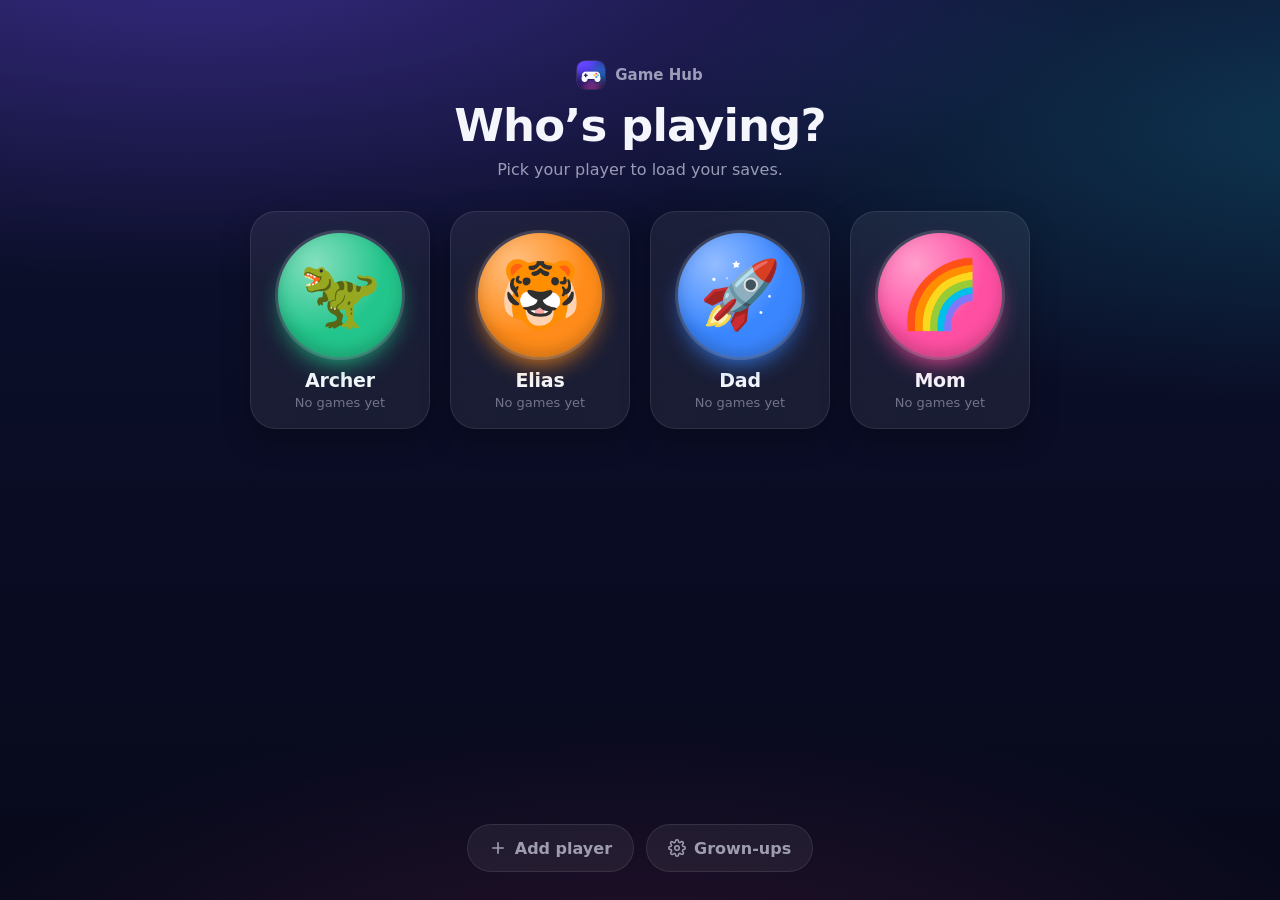
<file: index.html>
<!DOCTYPE html>
<html lang="en">
<head>
<meta charset="utf-8">
<meta name="viewport" content="width=device-width, initial-scale=1, maximum-scale=1, user-scalable=no, viewport-fit=cover">
<title>Game Hub</title>
<meta name="apple-mobile-web-app-capable" content="yes">
<meta name="mobile-web-app-capable" content="yes">
<meta name="apple-mobile-web-app-status-bar-style" content="black-translucent">
<meta name="apple-mobile-web-app-title" content="Game Hub">
<meta name="theme-color" content="#07091a">
<meta name="format-detection" content="telephone=no">
<link rel="manifest" href="manifest.webmanifest">
<link rel="apple-touch-icon" href="icons/apple-touch-icon.png">
<link rel="icon" type="image/png" href="icons/icon-192.png">
<script>
/* iOS home-screen (standalone) WebKit bug: the layout viewport (innerHeight, inset:0, 100%, 100dvh) comes up ~one
   status-bar height short of the physical screen, leaving an unpainted (white) strip at the bottom. 100vh is the
   full screen there, so standalone uses 100vh, and --gap = the dead strip (kept clear of tappable controls). */
(function(){var d=document.documentElement,sa=!!(navigator.standalone||(window.matchMedia&&(matchMedia('(display-mode: standalone)').matches||matchMedia('(display-mode: fullscreen)').matches)));
if(sa)d.classList.add('standalone');
function gap(){var g=0;if(sa){var a=screen.width,b=screen.height,full=innerWidth>innerHeight?Math.min(a,b):Math.max(a,b);g=Math.max(0,Math.min(120,full-innerHeight));}d.style.setProperty('--gap',g+'px');}
gap();addEventListener('resize',gap);addEventListener('orientationchange',function(){setTimeout(gap,150);setTimeout(gap,600);});})();
</script>
<link rel="stylesheet" href="hub.css">
</head>
<body>
<!-- 1. WHO'S PLAYING -->
<section id="s-who" class="screen on">
  <div class="wrap">
    <header class="whohead">
      <div class="brand"><i></i>Game Hub</div>
      <h1 class="lt">Who&rsquo;s playing?</h1>
      <p>Pick your player to load your saves.</p>
    </header>
    <div id="who" class="ptiles"></div>
    <div class="foot">
      <button id="addBtn" class="pill subtle"><span class="lbl"><svg width="18" height="18" viewBox="0 0 24 24" fill="none" stroke="currentColor" stroke-width="2.2" stroke-linecap="round"><path d="M12 5v14M5 12h14"/></svg>Add player</span></button>
      <button id="editBtn" class="pill subtle hold" data-hold="edit"><span class="ring"></span><span class="lbl"><svg width="18" height="18" viewBox="0 0 24 24" fill="none" stroke="currentColor" stroke-width="2" stroke-linecap="round" stroke-linejoin="round"><circle cx="12" cy="12" r="3"/><path d="M19.4 15a1.7 1.7 0 0 0 .3 1.8l.1.1a2 2 0 1 1-2.8 2.8l-.1-.1a1.7 1.7 0 0 0-1.8-.3 1.7 1.7 0 0 0-1 1.5V21a2 2 0 1 1-4 0v-.1a1.7 1.7 0 0 0-1.1-1.5 1.7 1.7 0 0 0-1.8.3l-.1.1a2 2 0 1 1-2.8-2.8l.1-.1a1.7 1.7 0 0 0 .3-1.8 1.7 1.7 0 0 0-1.5-1H3a2 2 0 1 1 0-4h.1a1.7 1.7 0 0 0 1.5-1.1 1.7 1.7 0 0 0-.3-1.8l-.1-.1a2 2 0 1 1 2.8-2.8l.1.1a1.7 1.7 0 0 0 1.8.3H9a1.7 1.7 0 0 0 1-1.5V3a2 2 0 1 1 4 0v.1a1.7 1.7 0 0 0 1 1.5 1.7 1.7 0 0 0 1.8-.3l.1-.1a2 2 0 1 1 2.8 2.8l-.1.1a1.7 1.7 0 0 0-.3 1.8V9a1.7 1.7 0 0 0 1.5 1H21a2 2 0 1 1 0 4h-.1a1.7 1.7 0 0 0-1.5 1z"/></svg>Grown-ups</span></button>
      <button id="doneBtn" class="pill go hidden">Done</button>
    </div>
  </div>
  <p id="holdHint" class="hint hidden">Keep holding&hellip;</p>
</section>

<!-- 2. GAME PICKER -->
<section id="s-games" class="screen">
  <div class="wrap">
    <header class="top">
      <button id="meBtn" class="me press" aria-label="Switch player"><span class="av"></span><span class="nm"></span>
        <span class="sw"><svg width="15" height="15" viewBox="0 0 24 24" fill="none" stroke="currentColor" stroke-width="2.3" stroke-linecap="round" stroke-linejoin="round"><path d="M7 3L3 7l4 4"/><path d="M3 7h14"/><path d="M17 13l4 4-4 4"/><path d="M21 17H7"/></svg>Switch</span></button>
    </header>
    <div class="lthead"><div id="greet" class="eyebrow"></div><h1 class="lt">Games</h1></div>
    <div id="hero"></div>
    <h2 class="sec">All games <small id="gcount"></small></h2>
    <div id="games" class="grid"></div>
  </div>
</section>

<!-- 3. PLAY -->
<section id="s-play" class="screen play">
  <iframe id="frame" title="Game" allow="autoplay; fullscreen"></iframe>
  <button id="homeBtn" class="home" aria-label="Back to games"><svg width="26" height="26" viewBox="0 0 24 24" fill="none" stroke="currentColor" stroke-width="2.1" stroke-linecap="round" stroke-linejoin="round"><path d="M3 10.5L12 3l9 7.5"/><path d="M5 9.5V20a1 1 0 0 0 1 1h4v-6h4v6h4a1 1 0 0 0 1-1V9.5"/></svg></button>
</section>

<!-- profile editor -->
<div id="modal" class="modal hidden">
  <div class="card">
    <h2 id="mTitle">New player</h2>
    <div class="prev"><span id="mPrev" class="bigav">🐯</span></div>
    <label class="fld">Name<input id="mName" maxlength="14" autocomplete="off" autocapitalize="words" placeholder="Name"></label>
    <label class="fld">Age (helps pick game difficulty)<input id="mAge" type="number" inputmode="numeric" min="2" max="99" placeholder="optional"></label>
    <div class="lbl2">Picture</div>
    <div id="mAvs" class="avs"></div>
    <div class="lbl2">Color</div>
    <div id="mCols" class="cols"></div>
    <div class="row">
      <button id="mDel" class="pill danger hold" data-hold="del"><span class="ring"></span><span class="lbl">🗑️ Hold to delete</span></button>
      <span class="sp"></span>
      <button id="mCancel" class="pill ghost">Cancel</button>
      <button id="mSave" class="pill go">Save</button>
    </div>
  </div>
</div>
<div id="toast" class="toast hidden"></div>
<script src="games.js"></script>
<script src="hub.js"></script>
</body>
</html>
</file>
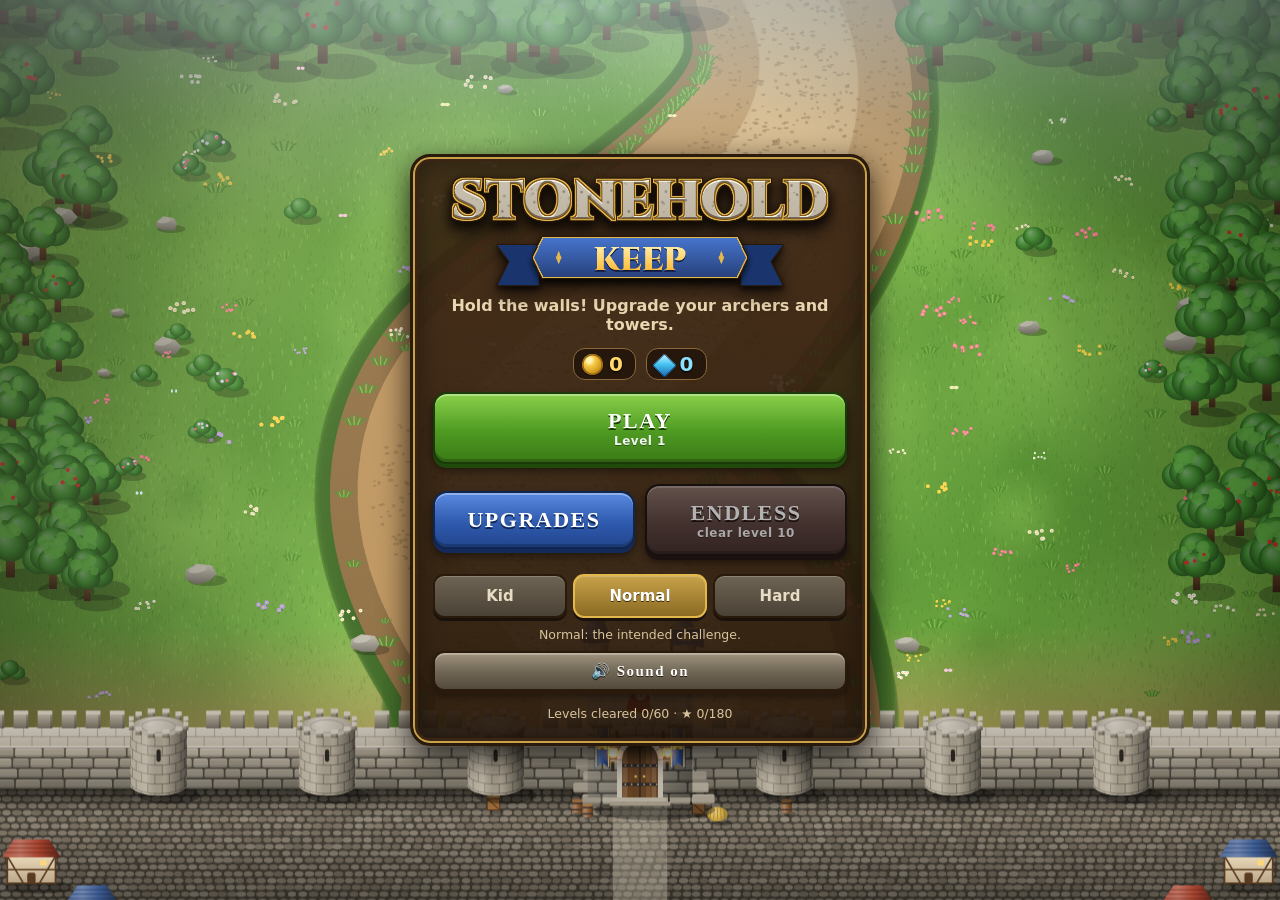
<file: games/castle/index.html>
<!DOCTYPE html>
<html lang="en">
<head>
<script src="../../hub-sdk.js"></script>
<meta charset="utf-8">
<meta name="viewport" content="width=device-width,initial-scale=1,maximum-scale=1,user-scalable=no,viewport-fit=cover">
<title>Stonehold Keep</title>
<meta name="apple-mobile-web-app-capable" content="yes">
<meta name="mobile-web-app-capable" content="yes">
<meta name="apple-mobile-web-app-status-bar-style" content="black-translucent">
<meta name="apple-mobile-web-app-title" content="Stonehold Keep">
<meta name="theme-color" content="#2a1d12">
<meta name="format-detection" content="telephone=no">
<link rel="manifest" href="manifest.webmanifest">
<link rel="apple-touch-icon" href="icons/icon-180.png">
<link rel="icon" href="icons/icon-192.png">
<link rel="stylesheet" href="style.css">
</head>
<body>
<canvas id="c"></canvas>
<div id="hud" class="hidden">
  <button id="btnPause" class="hbtn">II</button>
  <div class="hcol"><div id="hWall"></div><div id="hWave"></div></div>
  <div class="hcol right"><div id="hRes"></div></div>
</div>
<div id="bar" class="hidden"></div>
<div id="ui"></div>
<script src="game.js"></script>
</body>
</html>
</file>
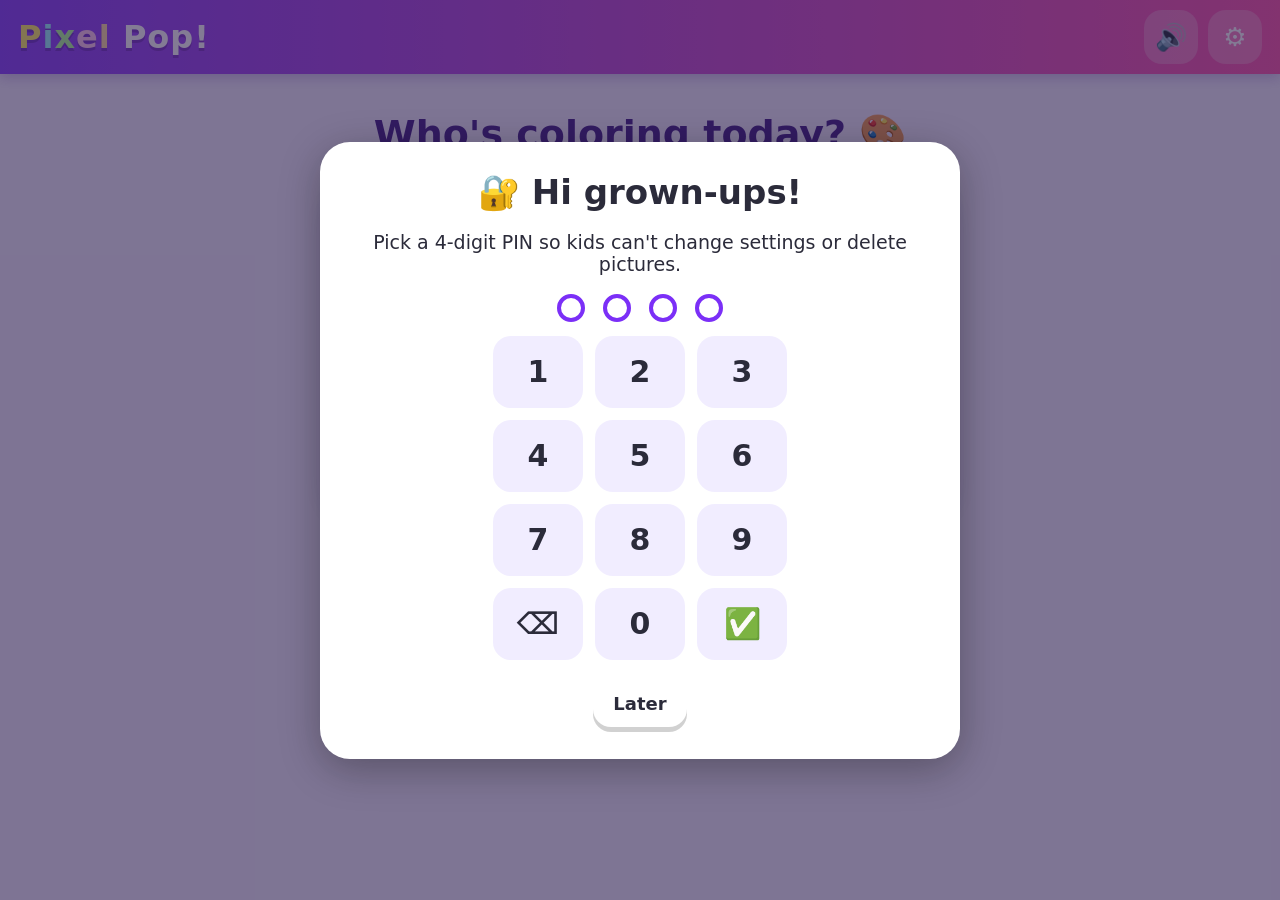
<file: games/color/index.html>
<!DOCTYPE html>
<html lang="en">
<head>
<script src="../../hub-sdk.js"></script>
<meta charset="utf-8">
<meta name="viewport" content="width=device-width, initial-scale=1, maximum-scale=1, user-scalable=no, viewport-fit=cover">
<title>Pixel Pop! Color by Number</title>
<meta name="apple-mobile-web-app-capable" content="yes">
<meta name="mobile-web-app-capable" content="yes">
<meta name="apple-mobile-web-app-status-bar-style" content="black-translucent">
<meta name="apple-mobile-web-app-title" content="Pixel Pop">
<meta name="theme-color" content="#7b2ff7">
<meta name="format-detection" content="telephone=no">
<link rel="manifest" href="manifest.webmanifest">
<link rel="apple-touch-icon" href="icons/apple-touch-icon.png">
<link rel="icon" type="image/png" href="icons/icon-192.png">
<link rel="stylesheet" href="css/app.css">
</head>
<body>
<div id="app">
  <!-- PROFILE PICKER (v2 home) -->
  <section id="s-who" class="screen who-screen">
    <header class="topbar">
      <div class="logo"><span class="lp">P</span><span class="li">i</span><span class="lx">x</span><span class="le">e</span><span class="ll">l</span> <span class="pop">Pop!</span></div>
      <div class="spacer"></div>
      <button class="iconbtn" data-act="sound" aria-label="Sound"><span class="snd-on">🔊</span><span class="snd-off">🔇</span></button>
      <button class="iconbtn" data-act="parent" aria-label="Grown-ups">⚙️</button>
    </header>
    <div class="scroll">
      <h2 class="who-title">Who's coloring today? 🎨</h2>
      <div id="who-list" class="who-list"></div>
      <p class="who-foot"><button class="bigbtn small ghost" data-act="parent">👨‍👩‍👦 Grown-ups: add or edit players</button></p>
    </div>
  </section>
  <!-- LIBRARY -->
  <section id="s-home" class="screen active">
    <header class="topbar">
      <div class="logo"><span class="lp">P</span><span class="li">i</span><span class="lx">x</span><span class="le">e</span><span class="ll">l</span> <span class="pop">Pop!</span></div>
      <div class="spacer"></div>
      <button class="iconbtn" data-act="sound" aria-label="Sound"><span class="snd-on">🔊</span><span class="snd-off">🔇</span></button>
      <button class="iconbtn" data-act="parent" aria-label="Grown-ups">⚙️</button>
    </header>
    <div class="scroll">
      <div id="lvl-home" class="lvlhost"></div>
      <div id="daily" class="daily"></div>
      <div id="packs" class="packs"></div>
      <div id="chips" class="chips"></div>
      <div id="lib" class="grid"></div>
    </div>
  </section>
  <!-- MY WORK -->
  <section id="s-work" class="screen">
    <header class="topbar"><h1>🖼️ My Work</h1><div class="spacer"></div><button class="iconbtn" data-act="parent">⚙️</button></header>
    <div class="seg" id="workseg"><button data-w="prog" class="on">🖌️ Coloring</button><button data-w="done">✅ Finished</button><button data-w="draw">🖍️ Drawings</button></div>
    <div class="scroll"><div id="lvl-work" class="lvlhost"></div><div id="work" class="grid"></div></div>
  </section>
  <!-- PHOTO -->
  <section id="s-photo" class="screen">
    <header class="topbar"><h1>📸 Photo Puzzle</h1></header>
    <div class="scroll photo-wrap">
      <div id="ph-start" class="ph-start">
        <p class="big-hint">Turn any picture into your own color-by-number!</p>
        <label class="bigbtn grape"><input id="ph-file" type="file" accept="image/*" hidden>📷 Pick a Photo</label>
      </div>
      <div id="ph-edit" class="ph-edit hidden">
        <div class="ph-col">
          <div class="ph-label">1. Move &amp; zoom to pick the part you want</div>
          <canvas id="ph-crop" class="ph-crop"></canvas>
          <input id="ph-zoom" type="range" min="1" max="4" step="0.01" value="1" aria-label="Zoom">
          <label class="bigbtn small ghost"><input id="ph-file2" type="file" accept="image/*" hidden>🔄 Different photo</label>
        </div>
        <div class="ph-col">
          <div class="ph-label">2. How hard?</div>
          <div class="seg" id="ph-size"><button data-n="20">😊 Easy</button><button data-n="32" class="on">🙂 Medium</button><button data-n="48">😎 Hard</button></div>
          <div class="ph-label">3. How many colors? <b id="ph-kv">10</b></div>
          <input id="ph-k" type="range" min="6" max="16" step="1" value="10" aria-label="Colors">
          <label class="check"><input id="ph-vivid" type="checkbox" checked> ✨ Extra-bright colors</label>
          <div class="ph-label">Preview</div>
          <canvas id="ph-prev" class="ph-prev"></canvas>
          <div id="ph-pal" class="ph-pal"></div>
          <input id="ph-name" class="textin" maxlength="24" placeholder="Name your picture">
          <button id="ph-make" class="bigbtn mint">🎨 Make My Puzzle!</button>
        </div>
      </div>
    </div>
  </section>
  <!-- FREE DRAW -->
  <section id="s-draw" class="screen">
    <header class="topbar"><h1>🖍️ Free Draw</h1><div class="spacer"></div>
      <button class="iconbtn" data-act="draw-new" aria-label="New">🆕</button>
      <button class="iconbtn" data-act="draw-save" aria-label="Save">💾</button></header>
    <div class="draw-wrap">
      <div class="draw-board"><canvas id="dr-canvas"></canvas></div>
      <div class="draw-side">
        <div id="dr-tools" class="toolrow">
          <button data-dt="pen" class="tool on">✏️<small>Draw</small></button>
          <button data-dt="fill" class="tool">🪣<small>Fill</small></button>
          <button data-dt="erase" class="tool">🧽<small>Erase</small></button>
          <button data-dt="undo" class="tool">↩️<small>Undo</small></button>
        </div>
        <div id="dr-pal" class="dr-pal"></div>
        <button id="dr-puzzle" class="bigbtn small grape">🔢 Make it a puzzle</button>
        <button id="dr-share" class="bigbtn small ghost">📤 Save to Photos</button>
      </div>
    </div>
  </section>
  <!-- STICKERS -->
  <section id="s-stickers" class="screen">
    <header class="topbar"><h1>🏅 Sticker Book</h1></header>
    <div class="scroll"><p id="st-count" class="big-hint"></p><div id="stickers" class="stickers"></div></div>
  </section>
  <!-- PARENT -->
  <section id="s-parent" class="screen">
    <header class="topbar"><button class="iconbtn" data-act="pback" aria-label="Back">⬅️</button><h1>Grown-up Settings</h1></header>
    <div class="scroll parent">
      <div class="card">
        <label class="row"><span>🔊 Sounds</span><input type="checkbox" id="set-sound"></label>
        <label class="row"><span>🙂 Gentle mistakes (wrong colors show lightly and can be fixed)</span><input type="checkbox" id="set-gentle"></label>
        <label class="row"><span>🪄 Helper tools (Bucket &amp; Magic Fill)</span><input type="checkbox" id="set-helpers"></label>
        <label class="row"><span>🔢 Show numbers on every square, even zoomed out</span><input type="checkbox" id="set-nums"></label>
      </div>
      <div class="card"><h3>👧👦 Players</h3><div id="prof-list"></div><button class="bigbtn small mint" id="prof-add">➕ Add a player</button></div>
      <div class="card"><h3>🔒 Parent lock</h3>
        <div class="row"><span id="pin-status"></span><button class="bigbtn small grape" id="pin-set">Set PIN</button></div>
        <label class="row"><span>🔐 Lock settings: the PIN is needed for settings, players, deletes and resets</span><input type="checkbox" id="set-lock"></label>
        <div class="row"><span>Forgot the PIN? Answer a grown-up question to reset just the PIN (nothing else is erased).</span><button class="bigbtn small ghost" id="pin-reset">Reset PIN</button></div>
        <p class="note">This is a kid lock, not real security. The PIN is saved only on this device, as a scrambled (hashed) code. Until a PIN is set, a grown-up math question guards settings.</p>
      </div>
      <div class="card"><h3>📸 <span class="pname"></span>'s pictures</h3><div id="pm-list"></div></div>
      <div class="card"><h3>🖍️ <span class="pname"></span>'s drawings</h3><div id="pd-list"></div></div>
      <div class="card danger">
        <button class="bigbtn small ghost" id="reset-prog">Reset <span class="pname"></span>'s coloring progress &amp; level</button>
        <button class="bigbtn small ghost" id="reset-stick">Reset <span class="pname"></span>'s sticker book</button>
      </div>
      <div class="card about"><b id="app-version">Pixel Pop! v2</b><br>No ads, no accounts, no tracking and nothing to buy. Everything stays on this iPad and works offline. <span id="storage-info"></span></div>
    </div>
  </section>
  <!-- PLAY -->
  <section id="s-play" class="screen play">
    <header class="playbar">
      <button class="iconbtn" data-act="back" aria-label="Back">⬅️</button>
      <div class="ptitle"><div id="p-name"></div><div class="pbar"><div id="p-fill"></div><span id="p-pct">0%</span></div></div>
      <button class="iconbtn" data-act="sound" aria-label="Sound"><span class="snd-on">🔊</span><span class="snd-off">🔇</span></button>
    </header>
    <div class="playmain">
      <div class="board" id="board"><canvas id="cv"></canvas></div>
      <div class="palette" id="palette"></div>
    </div>
    <div class="toolbar" id="tools">
      <button data-t="brush" class="tool on">🖌️<small>Paint</small></button>
      <button data-t="bucket" class="tool helper">🪣<small>Bucket</small></button>
      <button data-t="wand" class="tool helper">🪄<small>Magic</small></button>
      <button data-t="hint" class="tool">💡<small>Hint</small></button>
      <button data-t="undo" class="tool">↩️<small>Undo</small></button>
      <button data-t="move" class="tool">✋<small>Move</small></button>
      <button data-t="fit" class="tool">🔍<small>Fit</small></button>
    </div>
  </section>
  <nav class="bottomnav" id="nav">
    <button data-nav="home" class="on"><span>🎨</span>Pictures</button>
    <button data-nav="work"><span>🖼️</span>My Work</button>
    <button data-nav="photo"><span>📸</span>Photo</button>
    <button data-nav="draw"><span>🖍️</span>Draw</button>
    <button data-nav="stickers"><span>🏅</span>Stickers</button>
  </nav>
</div>
<!-- Modals -->
<div id="modal" class="modal hidden"><div class="mbox" id="mbox"></div></div>
<div id="toast" class="toast"></div>
<canvas id="confetti"></canvas>
<script src="js/pixart.js"></script>
<script src="js/pics-kstars.js"></script>
<script src="js/pics-people.js"></script>
<script src="js/pics-kpop.js"></script>
<script src="js/pics-blocky.js"></script>
<script src="js/pics-animals.js"></script>
<script src="js/pics-more.js"></script>
<script src="js/pics-cars.js"></script>
<script src="js/pics-monsters.js"></script>
<script src="js/pics-sports.js"></script>
<script src="js/pics-animals2.js"></script>
<script src="js/pics-dinos.js"></script>
<script src="js/app.js"></script>
</body>
</html>
</file>
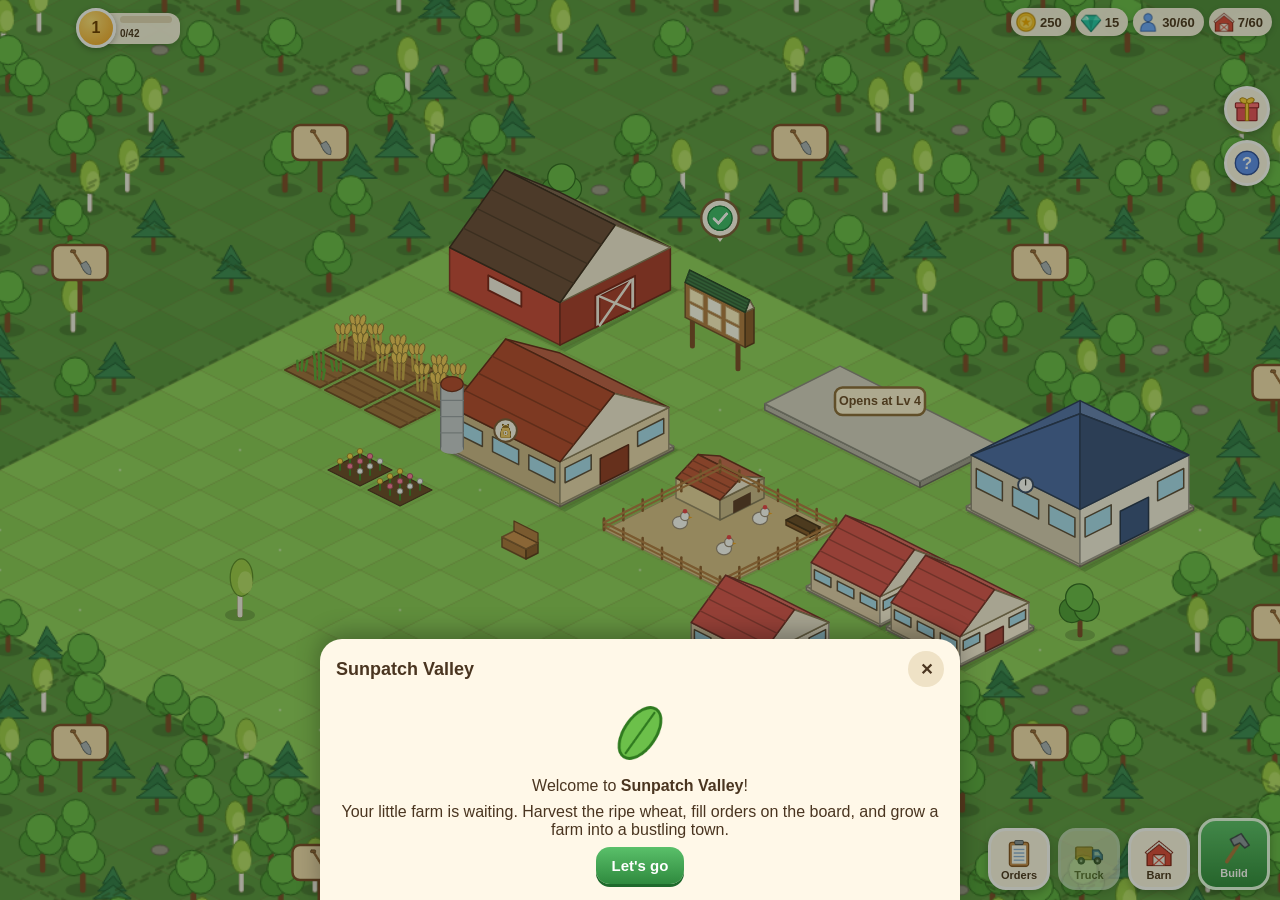
<file: games/farm/index.html>
<!DOCTYPE html>
<html lang="en">
<head>
<script src="../../hub-sdk.js"></script>
<meta charset="utf-8">
<meta name="viewport" content="width=device-width, initial-scale=1, maximum-scale=1, user-scalable=no, viewport-fit=cover">
<meta name="apple-mobile-web-app-capable" content="yes">
<meta name="mobile-web-app-capable" content="yes">
<meta name="apple-mobile-web-app-status-bar-style" content="black-translucent">
<meta name="theme-color" content="#4e8a3c">
<title>Sunpatch Valley</title>
<link rel="icon" href="icon.png">
<link rel="apple-touch-icon" href="icon.png">
<link rel="stylesheet" href="style.css">
</head>
<body>
<canvas id="map"></canvas>
<div id="hud">
  <div id="hudL">
    <div class="lvl"><span id="lvl">1</span></div>
    <div class="xp"><div id="xpbar"><i></i></div><span id="xptxt">0/0</span></div>
  </div>
  <div id="hudR">
    <div class="chip" data-icon="coin"><span id="coins">0</span></div>
    <div class="chip" data-icon="gem"><span id="gems">0</span></div>
    <div class="chip" data-icon="person" data-go="shop"><span id="pop">0</span></div>
    <div class="chip" data-icon="barnico" data-go="barn"><span id="barnc">0</span></div>
  </div>
</div>
<div id="side">
  <button id="bDaily" class="rb" data-icon="gift" data-go="daily" aria-label="Daily gift"></button>
  <button id="bHelp" class="rb" data-icon="help" data-go="help" aria-label="How to play"></button>
</div>
<div id="dock">
  <button id="bOrders" class="db" data-icon="clip" data-go="board"><span>Orders</span></button>
  <button id="bTruck" class="db" data-icon="truck" data-go="depot"><span>Truck</span></button>
  <button id="bBarn" class="db" data-icon="barnico" data-go="barn"><span>Barn</span></button>
  <button id="bBuild" class="db big" data-icon="hammer" data-go="shop"><span>Build</span></button>
</div>
<div id="tray" class="hidden"></div>
<div id="placebar" class="hidden"><span class="pname">Field</span><button id="pNo" class="btn ghost">Cancel</button><button id="pOk" class="btn">Place</button><div class="tiny">Drag the building to move it</div></div>
<div id="toast"></div>
<div id="shade"></div>
<div id="sheet" role="dialog"><div class="sh"><b id="sheetTitle"></b><button id="sheetX" aria-label="Close">✕</button></div><div id="sheetBody"></div></div>
<script src="data.js"></script>
<script src="art.js"></script>
<script src="game.js"></script>
</body>
</html>
</file>
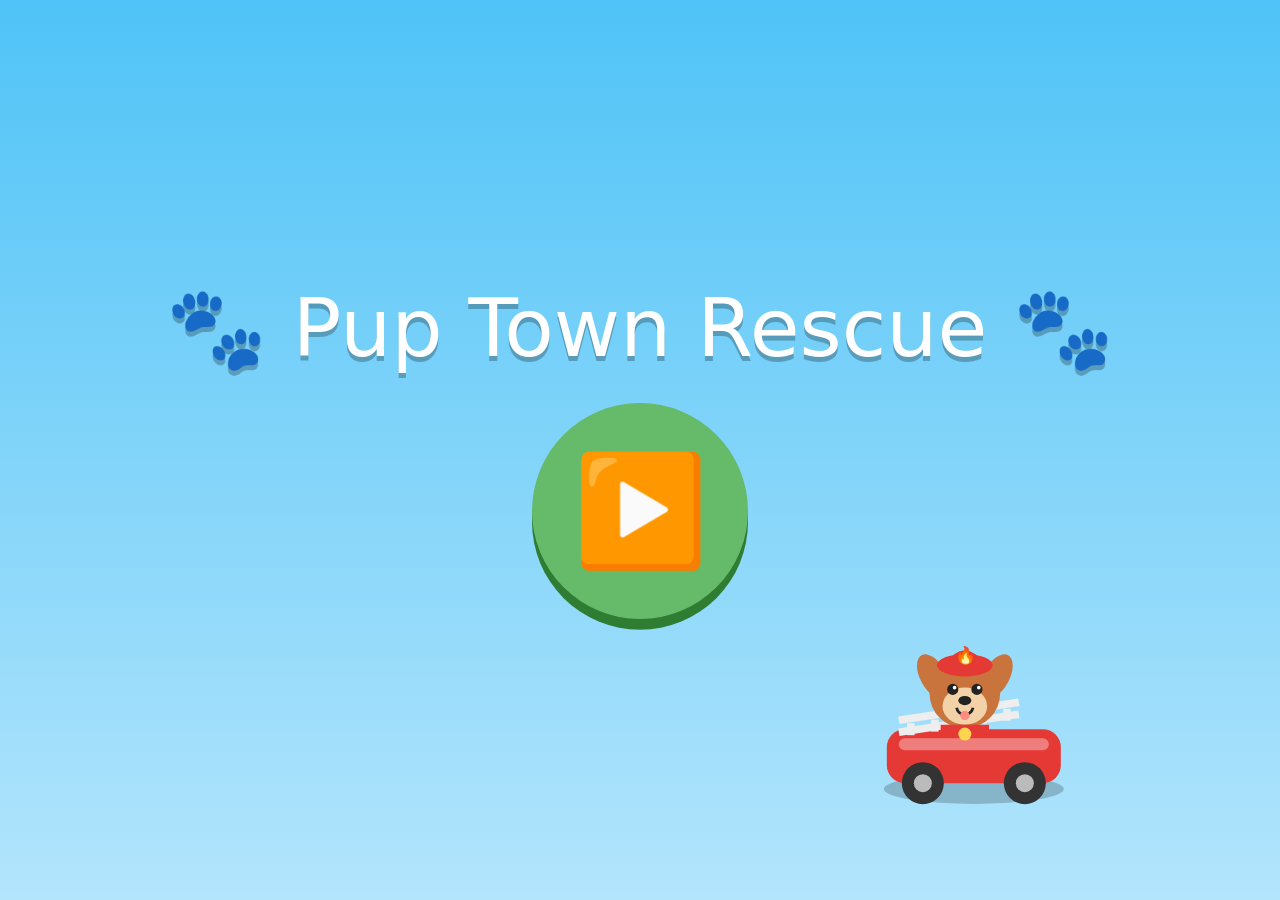
<file: games/pups/index.html>
<!DOCTYPE html>
<html lang="en">
<head>
<script src="../../hub-sdk.js"></script>
<meta charset="utf-8">
<meta name="viewport" content="width=device-width,initial-scale=1,maximum-scale=1,user-scalable=no,viewport-fit=cover">
<meta name="apple-mobile-web-app-capable" content="yes">
<meta name="mobile-web-app-capable" content="yes">
<meta name="apple-mobile-web-app-status-bar-style" content="black-translucent">
<meta name="apple-mobile-web-app-title" content="Pup Town">
<meta name="theme-color" content="#4fc3f7">
<link rel="manifest" href="manifest.json">
<link rel="apple-touch-icon" href="icon-180.png">
<link rel="icon" href="icon-192.png">
<title>Pup Town Rescue</title>
<style>
*{box-sizing:border-box;-webkit-user-select:none;user-select:none;-webkit-touch-callout:none;-webkit-tap-highlight-color:transparent}
html,body{margin:0;height:100%;overflow:hidden;background:#4fc3f7;font-family:"Arial Rounded MT Bold","Chalkboard SE",system-ui,sans-serif;touch-action:none;overscroll-behavior:none}
canvas{position:fixed;inset:0;width:100vw;height:100vh;display:block}
.screen{position:fixed;inset:0;display:none;flex-direction:column;align-items:center;justify-content:center;gap:3vmin;padding:env(safe-area-inset-top) env(safe-area-inset-right) env(safe-area-inset-bottom) env(safe-area-inset-left)}
.screen.on{display:flex}
.big{font-size:9vmin;color:#fff;text-shadow:0 .6vmin 0 rgba(0,0,0,.25);margin:0;text-align:center}
.btn{border:none;border-radius:50%;width:24vmin;height:24vmin;font-size:12vmin;background:#ffca28;box-shadow:0 1.2vmin 0 #f57f17;cursor:pointer;display:flex;align-items:center;justify-content:center;transition:transform .1s}
.btn:active{transform:translateY(.8vmin);box-shadow:0 .4vmin 0 #f57f17}
.btn.green{background:#66bb6a;box-shadow:0 1.2vmin 0 #2e7d32}
.hud{position:fixed;display:none;gap:2vmin;z-index:5}
.hud.on{display:flex}
.hb{width:13vmin;height:13vmin;min-width:80px;min-height:80px;border:none;border-radius:50%;font-size:7vmin;background:rgba(255,255,255,.85);box-shadow:0 .8vmin 0 rgba(0,0,0,.2);display:flex;align-items:center;justify-content:center;position:relative}
.hb:active{transform:translateY(.5vmin)}
#hudR{top:calc(2vmin + env(safe-area-inset-top));right:calc(2vmin + env(safe-area-inset-right))}
#hudL{top:calc(2vmin + env(safe-area-inset-top));left:calc(2vmin + env(safe-area-inset-left))}
.pill{background:rgba(255,255,255,.85);border-radius:8vmin;padding:1vmin 3vmin;font-size:6vmin;display:flex;align-items:center;gap:1vmin;box-shadow:0 .8vmin 0 rgba(0,0,0,.2);height:13vmin;min-height:80px}
#pups{display:flex;gap:4vmin;flex-wrap:wrap;justify-content:center}
.pupcard{border:none;border-radius:5vmin;background:#fff;padding:2vmin;box-shadow:0 1.2vmin 0 rgba(0,0,0,.2);width:28vmin;height:34vmin;display:flex;flex-direction:column;align-items:center;justify-content:center}
.pupcard canvas{position:static;width:24vmin;height:24vmin}
.pupcard .nm{font-size:5vmin;font-weight:bold}
.pupcard:active{transform:scale(.95)}
#reward{background:rgba(0,0,0,.45)}
.card{background:#fff;border-radius:6vmin;padding:4vmin 6vmin;display:flex;flex-direction:column;align-items:center;gap:2vmin;box-shadow:0 2vmin 0 rgba(0,0,0,.2);max-width:92vw}
.stars{font-size:14vmin;letter-spacing:2vmin}
.stars span{display:inline-block;transform:scale(0);animation:pop .5s forwards}
.stars span:nth-child(2){animation-delay:.35s}.stars span:nth-child(3){animation-delay:.7s}
@keyframes pop{0%{transform:scale(0) rotate(-90deg)}70%{transform:scale(1.3)}100%{transform:scale(1)}}
.badgeBig{font-size:20vmin;animation:pop .6s 1s both}
.msg{font-size:7vmin;color:#e65100;font-weight:bold;text-align:center}
#badges .grid{display:flex;gap:4vmin;flex-wrap:wrap;justify-content:center}
.bd{width:24vmin;height:24vmin;border-radius:50%;background:#fff8e1;display:flex;align-items:center;justify-content:center;font-size:13vmin;border:1.2vmin solid #ffca28;position:relative}
.bd.off{filter:grayscale(1);opacity:.35;border-color:#bbb}
.bd small{position:absolute;bottom:-1vmin;right:-1vmin;background:#e53935;color:#fff;font-size:4.5vmin;border-radius:5vmin;padding:.5vmin 2vmin}
#settings .card{font-size:4vmin;gap:3vmin}
#settings input{font-size:5vmin;padding:1.5vmin 3vmin;border-radius:3vmin;border:.6vmin solid #90caf9;width:50vmin;-webkit-user-select:text;user-select:text}
.row{display:flex;gap:3vmin;align-items:center}
.sbtn{font-size:4.5vmin;padding:2vmin 4vmin;border:none;border-radius:4vmin;background:#90caf9;font-weight:bold}
.sbtn.red{background:#ef9a9a}
#gateRing{position:absolute;inset:-6px;border-radius:50%;border:6px solid transparent;pointer-events:none}
</style>
</head>
<body>
<canvas id="c"></canvas>

<div id="title" class="screen on">
  <p class="big">🐾 Pup Town Rescue 🐾</p>
  <button class="btn green" id="playBtn" aria-label="Play">▶️</button>
</div>

<div id="select" class="screen" style="background:#81d4fa">
  <p class="big">🐶 ❓</p>
  <div id="pups"></div>
</div>

<div id="reward" class="screen">
  <div class="card">
    <div class="stars"><span>⭐</span><span>⭐</span><span>⭐</span></div>
    <div class="badgeBig" id="rwBadge">🏅</div>
    <div class="msg" id="rwMsg">Great job!</div>
    <button class="btn green" id="rwBtn" aria-label="Back to town">🏠</button>
  </div>
</div>

<div id="badges" class="screen" style="background:rgba(0,0,0,.45)">
  <div class="card">
    <div class="grid" id="bgrid"></div>
    <div class="pill" style="box-shadow:none">🦴 <span id="treatCount">0</span></div>
    <button class="btn green" id="bdClose" aria-label="Close">✅</button>
  </div>
</div>

<div id="settings" class="screen" style="background:rgba(0,0,0,.55)">
  <div class="card">
    <b>Grown-up settings</b>
    <div class="row">Player name: <input id="nameIn" maxlength="16" autocomplete="off"></div>
    <div class="row"><button class="sbtn" id="voiceBtn">🗣️ Voice: on</button><button class="sbtn" id="pupBtn">🐶 Change pup</button></div>
    <div class="row"><button class="sbtn red" id="resetBtn">↺ Reset progress</button></div>
    <button class="sbtn" id="setClose" style="background:#a5d6a7">✅ Done</button>
  </div>
</div>

<div class="hud" id="hudL">
  <button class="hb" id="homeBtn" aria-label="Back to town">🏠</button>
  <div class="pill" id="treatPill">🦴 <span id="treatHud">0</span></div>
</div>
<div class="hud" id="hudR">
  <button class="hb" id="hornBtn" aria-label="Horn">📣</button>
  <button class="hb" id="badgeBtn" aria-label="Badges">🏅</button>
  <button class="hb" id="muteBtn" aria-label="Sound">🔊</button>
  <button class="hb" id="gearBtn" aria-label="Grown-up settings (hold)">⚙️<div id="gateRing"></div></button>
</div>

<script>
"use strict";
// ---------- Save data ----------
const SAVE_KEY='pupTownRescue.v1';
const defaults={name:'Archer',pup:null,muted:false,voice:true,treats:0,badges:{fire:0,kitten:0,bridge:0,lost:0},got:[]};
let save;
try{save=Object.assign({},defaults,JSON.parse(localStorage.getItem(SAVE_KEY)||'{}'));save.badges=Object.assign({},defaults.badges,save.badges);}catch(e){save=JSON.parse(JSON.stringify(defaults));}
function persist(){try{localStorage.setItem(SAVE_KEY,JSON.stringify(save));}catch(e){}}

// ---------- Audio (WebAudio synth only) ----------
let AC=null;
function ac(){if(!AC){try{AC=new (window.AudioContext||window.webkitAudioContext)();}catch(e){}}if(AC&&AC.state==='suspended')AC.resume();return AC;}
function tone(f,d=0.15,type='sine',vol=0.25,when=0,slide=0){if(save.muted)return;const a=ac();if(!a)return;const t=a.currentTime+when;const o=a.createOscillator(),g=a.createGain();o.type=type;o.frequency.setValueAtTime(f,t);if(slide)o.frequency.exponentialRampToValueAtTime(Math.max(40,f+slide),t+d);g.gain.setValueAtTime(0.0001,t);g.gain.exponentialRampToValueAtTime(vol,t+0.01);g.gain.exponentialRampToValueAtTime(0.0001,t+d);o.connect(g).connect(a.destination);o.start(t);o.stop(t+d+0.05);}
function noise(d=0.3,vol=0.15,hp=800){if(save.muted)return;const a=ac();if(!a)return;const b=a.createBuffer(1,a.sampleRate*d,a.sampleRate),ch=b.getChannelData(0);for(let i=0;i<ch.length;i++)ch[i]=(Math.random()*2-1)*(1-i/ch.length);const s=a.createBufferSource();s.buffer=b;const f=a.createBiquadFilter();f.type='highpass';f.frequency.value=hp;const g=a.createGain();g.gain.value=vol;s.connect(f).connect(g).connect(a.destination);s.start();}
const SFX={
  tap:()=>tone(660,0.08,'triangle',0.2),
  pop:()=>{tone(500,0.12,'sine',0.25,0,600);},
  treat:()=>{tone(880,0.08,'square',0.12);tone(1320,0.12,'square',0.12,0.07);},
  splash:()=>noise(0.25,0.18,1500),
  snap:()=>{tone(300,0.08,'square',0.2);tone(600,0.1,'triangle',0.2,0.05);},
  boing:()=>tone(220,0.3,'sine',0.25,0,300),
  horn:()=>{tone(392,0.25,'sawtooth',0.12);tone(494,0.25,'sawtooth',0.1);tone(392,0.25,'sawtooth',0.12,0.3);tone(494,0.25,'sawtooth',0.1,0.3);},
  meow:()=>tone(900,0.35,'triangle',0.2,0,-500),
  bark:()=>{tone(300,0.09,'square',0.2,0,-120);tone(320,0.09,'square',0.2,0.15,-120);},
  win:()=>{[523,659,784,1047,784,1047].forEach((f,i)=>tone(f,0.18,'triangle',0.22,i*0.13));},
  start:()=>{[392,523,659].forEach((f,i)=>tone(f,0.12,'triangle',0.2,i*0.09));}
};
function say(t){if(save.muted||!save.voice||!window.speechSynthesis)return;try{speechSynthesis.cancel();const u=new SpeechSynthesisUtterance(t);u.rate=0.95;u.pitch=1.3;speechSynthesis.speak(u);}catch(e){}}

// ---------- Pups (original characters) ----------
const PUPS=[
  {id:'ember',name:'Ember',job:'fire',fur:'#c8743c',fur2:'#f3d2a8',coat:'#e53935',icon:'🔥',veh:'fire'},
  {id:'scout',name:'Scout',job:'police',fur:'#6d5a4a',fur2:'#d9c3a5',coat:'#1e88e5',icon:'⭐',veh:'police'},
  {id:'bolt',name:'Bolt',job:'build',fur:'#9e9e9e',fur2:'#eeeeee',coat:'#fbc02d',icon:'🔧',veh:'digger'}
];
function pupObj(){return PUPS.find(p=>p.id===save.pup)||PUPS[0];}

function drawPup(g,x,y,s,p,happy=1){
  g.save();g.translate(x,y);g.scale(s,s);
  // ears
  g.fillStyle=p.fur;
  g.beginPath();g.ellipse(-34,-18,14,26,-0.5,0,7);g.fill();
  g.beginPath();g.ellipse(34,-18,14,26,0.5,0,7);g.fill();
  // head
  g.beginPath();g.arc(0,0,38,0,7);g.fill();
  g.fillStyle=p.fur2;g.beginPath();g.ellipse(0,14,24,20,0,0,7);g.fill();
  // hat
  g.fillStyle=p.coat;g.beginPath();g.ellipse(0,-30,30,12,0,0,7);g.fill();
  g.beginPath();g.moveTo(-22,-30);g.quadraticCurveTo(0,-62,22,-30);g.fill();
  g.font='18px sans-serif';g.textAlign='center';g.textBaseline='middle';g.fillText(p.icon,0,-40);
  // eyes
  g.fillStyle='#222';g.beginPath();g.arc(-13,-4,6,0,7);g.arc(13,-4,6,0,7);g.fill();
  g.fillStyle='#fff';g.beginPath();g.arc(-11,-6,2,0,7);g.arc(15,-6,2,0,7);g.fill();
  // nose & smile
  g.fillStyle='#222';g.beginPath();g.ellipse(0,8,7,5,0,0,7);g.fill();
  g.strokeStyle='#222';g.lineWidth=3;g.beginPath();g.arc(0,14,9*happy,0.2,Math.PI-0.2);g.stroke();
  g.fillStyle='#ff8a80';g.beginPath();g.ellipse(0,24,5,5*happy,0,0,7);g.fill();
  // collar
  g.fillStyle=p.coat;g.fillRect(-26,34,52,10);
  g.fillStyle='#ffd54f';g.beginPath();g.arc(0,44,7,0,7);g.fill();
  g.restore();
}
function rr(g,x,y,w,h,r){g.beginPath();g.moveTo(x+r,y);g.arcTo(x+w,y,x+w,y+h,r);g.arcTo(x+w,y+h,x,y+h,r);g.arcTo(x,y+h,x,y,r);g.arcTo(x,y,x+w,y,r);g.closePath();}
function drawVehicle(g,x,y,p,face,t,s=1){
  g.save();g.translate(x,y);g.scale(face*s,s);
  const bob=Math.sin(t*12)*1.5;
  g.fillStyle='rgba(0,0,0,.2)';g.beginPath();g.ellipse(0,34,60,10,0,0,7);g.fill();
  g.translate(0,bob);
  g.fillStyle=p.coat;rr(g,-58,-6,116,36,12);g.fill();
  g.fillStyle='rgba(255,255,255,.35)';rr(g,-50,0,100,8,4);g.fill();
  if(p.veh==='fire'){g.strokeStyle='#eee';g.lineWidth=5;g.beginPath();g.moveTo(-50,-12);g.lineTo(30,-24);g.moveTo(-50,-4);g.lineTo(30,-16);g.stroke();for(let i=0;i<5;i++){g.beginPath();g.moveTo(-42+i*16,-10-i*2.4);g.lineTo(-42+i*16,-2-i*2.4);g.stroke();}}
  if(p.veh==='police'){const on=Math.floor(t*4)%2;g.fillStyle=on?'#ff1744':'#2979ff';rr(g,-12,-18,12,10,3);g.fill();g.fillStyle=on?'#2979ff':'#ff1744';rr(g,0,-18,12,10,3);g.fill();g.fillStyle='#fff';g.fillRect(-58,10,116,6);}
  if(p.veh==='digger'){g.strokeStyle='#f9a825';g.lineWidth=8;g.beginPath();g.moveTo(40,0);g.lineTo(70,-20);g.lineTo(82,10);g.stroke();g.fillStyle='#795548';g.beginPath();g.moveTo(74,4);g.lineTo(96,4);g.lineTo(88,22);g.closePath();g.fill();}
  g.fillStyle='#333';[-34,34].forEach(wx=>{g.beginPath();g.arc(wx,30,14,0,7);g.fill();g.fillStyle='#bbb';g.beginPath();g.arc(wx,30,6,0,7);g.fill();g.fillStyle='#333';});
  g.restore();
  drawPup(g,x+face*-6*s,y-30*s+bob,0.62*s,p);
}

// ---------- Canvas ----------
const cv=document.getElementById('c'),ctx=cv.getContext('2d');
let W=0,H=0,DPR=1;
function resize(){DPR=Math.min(window.devicePixelRatio||1,2);W=innerWidth;H=innerHeight;cv.width=W*DPR;cv.height=H*DPR;ctx.setTransform(DPR,0,0,DPR,0,0);}
addEventListener('resize',resize);resize();

// ---------- Town ----------
const WW=2400,WH=1800;
const RIVER={x:1680,w:170};
const ROADS_H=[420,900,1400],ROADS_V=[360,1050,2150];
const MISSIONS=[
  {id:'fire',x:620,y:640,icon:'🔥',badge:'🚒',say:'Fire! Spray the water!'},
  {id:'kitten',x:1330,y:1180,icon:'🐱',badge:'🐱',say:'Help the kitty down!'},
  {id:'bridge',x:RIVER.x+RIVER.w/2,y:900,icon:'🌉',badge:'🌉',say:'Fix the bridge!'},
  {id:'lost',x:2000,y:1600,icon:'🐥',badge:'🐥',say:'Find the baby ducks!'}
];
let town=null;
function rnd(seed){let s=seed;return()=>((s=Math.imul(s^s>>>15,1|s)+0x6D2B79F5|0,((s^s>>>7)>>>0)%10000)/10000);}
function buildTown(){
  town=document.createElement('canvas');town.width=WW;town.height=WH;const g=town.getContext('2d');const R=rnd(7);
  g.fillStyle='#8bc34a';g.fillRect(0,0,WW,WH);
  for(let i=0;i<400;i++){g.fillStyle=R()<.5?'#7cb342':'#9ccc65';g.beginPath();g.arc(R()*WW,R()*WH,4+R()*10,0,7);g.fill();}
  // river
  g.fillStyle='#29b6f6';g.fillRect(RIVER.x,0,RIVER.w,WH);g.fillStyle='#4fc3f7';for(let y=0;y<WH;y+=60){g.fillRect(RIVER.x+30+(y%120?40:0),y,50,6);}
  // pond
  g.fillStyle='#4fc3f7';g.beginPath();g.ellipse(2000,1560,170,110,0,0,7);g.fill();
  // roads
  g.fillStyle='#78909c';ROADS_H.forEach(y=>g.fillRect(0,y-45,WW,90));ROADS_V.forEach(x=>g.fillRect(x-45,0,90,WH));
  g.fillStyle='#ffee58';ROADS_H.forEach(y=>{for(let x=0;x<WW;x+=80)g.fillRect(x,y-4,40,8);});ROADS_V.forEach(x=>{for(let y=0;y<WH;y+=80)g.fillRect(x-4,y,8,40);});
  // houses
  const cols=['#ef5350','#ab47bc','#5c6bc0','#26a69a','#ffa726','#ec407a','#8d6e63'];
  const spots=[[150,180],[560,200],[820,180],[1250,190],[1450,600],[150,650],[820,640],[1250,640],[150,1120],[560,1150],[820,1120],[2000,200],[2300,600],[1950,620],[2350,1150],[150,1620],[560,1640],[820,1620],[1300,1640]];
  spots.forEach(([x,y],i)=>{if(Math.abs(x-620)<120&&Math.abs(y-640)<120)return;house(g,x,y,cols[i%cols.length]);});
  // trees
  for(let i=0;i<70;i++){const x=R()*WW,y=R()*WH;if(nearRoad(x,y,80)||(x>RIVER.x-60&&x<RIVER.x+RIVER.w+60))continue;tree(g,x,y,0.8+R()*0.5);}
  g.fillStyle='#fff';g.font='bold 40px sans-serif';
}
function house(g,x,y,c){g.fillStyle='rgba(0,0,0,.15)';g.fillRect(x-62,y+48,130,14);g.fillStyle='#fff3e0';g.fillRect(x-60,y-20,120,70);g.fillStyle=c;g.beginPath();g.moveTo(x-75,y-18);g.lineTo(x,y-80);g.lineTo(x+75,y-18);g.fill();g.fillStyle='#6d4c41';g.fillRect(x-14,y+10,28,40);g.fillStyle='#81d4fa';g.fillRect(x-48,y-6,24,20);g.fillRect(x+24,y-6,24,20);}
function tree(g,x,y,s){g.fillStyle='#795548';g.fillRect(x-8*s,y,16*s,36*s);g.fillStyle='#388e3c';g.beginPath();g.arc(x,y-10*s,36*s,0,7);g.fill();g.fillStyle='#43a047';g.beginPath();g.arc(x-12*s,y-20*s,20*s,0,7);g.fill();}
function nearRoad(x,y,m){return ROADS_H.some(r=>Math.abs(y-r)<m)||ROADS_V.some(r=>Math.abs(x-r)<m);}
buildTown();

const player={x:360,y:900,face:1,vx:0,vy:0};
let target=null,cam={x:0,y:0},treats=[],sparkles=[],cooldown={};
function spawnTreats(){treats=[];const R=rnd(Date.now()%100000);let n=0;while(n<14){const x=100+R()*(WW-200),y=100+R()*(WH-200);if(!nearRoad(x,y,40))continue;treats.push({x,y,b:R()*6});n++;}}
spawnTreats();
let bridgeFixed=false;

// ---------- Input ----------
const joy={active:false,id:null,bx:0,by:0,dx:0,dy:0};
function joyBase(){const r=Math.max(70,Math.min(W,H)*0.13);return{x:r+30,y:H-r-30,r};}
let scene='title';
cv.addEventListener('pointerdown',e=>{ac();e.preventDefault();
  if(scene==='town'){const jb=joyBase();if(Math.hypot(e.clientX-jb.x,e.clientY-jb.y)<jb.r*1.4){joy.active=true;joy.id=e.pointerId;joyMove(e);}else{target={x:e.clientX+cam.x,y:e.clientY+cam.y,t:0};SFX.tap();}}
  else if(scene==='mini'&&mini)mini.down(e.clientX,e.clientY,e.pointerId);
});
cv.addEventListener('pointermove',e=>{e.preventDefault();if(scene==='town'&&joy.active&&e.pointerId===joy.id)joyMove(e);else if(scene==='mini'&&mini)mini.move(e.clientX,e.clientY,e.pointerId);});
function up(e){if(joy.active&&e.pointerId===joy.id){joy.active=false;joy.dx=joy.dy=0;}if(scene==='mini'&&mini)mini.up(e.clientX,e.clientY,e.pointerId);}
cv.addEventListener('pointerup',up);cv.addEventListener('pointercancel',up);
function joyMove(e){const jb=joyBase();let dx=e.clientX-jb.x,dy=e.clientY-jb.y;const d=Math.hypot(dx,dy);if(d>jb.r){dx*=jb.r/d;dy*=jb.r/d;}joy.dx=dx/jb.r;joy.dy=dy/jb.r;target=null;}
document.addEventListener('gesturestart',e=>e.preventDefault());
document.addEventListener('touchmove',e=>{if(e.target.tagName!=='INPUT')e.preventDefault();},{passive:false});

// ---------- Town update/draw ----------
function updateTown(dt,t){
  const SPEED=330;let mx=0,my=0;
  if(joy.active){mx=joy.dx;my=joy.dy;}
  else if(target){const dx=target.x-player.x,dy=target.y-player.y,d=Math.hypot(dx,dy);if(d<12)target=null;else{mx=dx/d;my=dy/d;}}
  player.x+=mx*SPEED*dt;player.y+=my*SPEED*dt;
  // river is crossable only on the bridge once fixed (otherwise boop back)
  const onBridge=Math.abs(player.y-900)<60;
  if(player.x>RIVER.x-30&&player.x<RIVER.x+RIVER.w+30&&!(onBridge&&bridgeFixed)){
    if(!(onBridge)){player.x=player.x<RIVER.x+RIVER.w/2?RIVER.x-30:RIVER.x+RIVER.w+30;target=null;}
  }
  player.x=Math.max(60,Math.min(WW-60,player.x));player.y=Math.max(80,Math.min(WH-50,player.y));
  if(Math.abs(mx)>0.1)player.face=mx>0?1:-1;
  cam.x=Math.max(0,Math.min(WW-W,player.x-W/2));cam.y=Math.max(0,Math.min(WH-H,player.y-H/2));
  if(WW<W)cam.x=(WW-W)/2;if(WH<H)cam.y=(WH-H)/2;
  // treats
  for(const tr of treats){if(!tr.got&&Math.hypot(tr.x-player.x,tr.y-player.y)<70){tr.got=true;save.treats++;persist();SFX.treat();burst(tr.x,tr.y,'#ffd54f');updHud();}}
  if(treats.every(t=>t.got))spawnTreats();
  // missions (approach to start)
  for(const m of MISSIONS){const d=Math.hypot(m.x-player.x,m.y-player.y);
    if(cooldown[m.id]&&d>200)cooldown[m.id]=false;
    if(!cooldown[m.id]&&d<90){cooldown[m.id]=true;startMission(m);return;}}
}
function burst(x,y,c){for(let i=0;i<14;i++){const a=Math.random()*7;sparkles.push({x,y,vx:Math.cos(a)*200,vy:Math.sin(a)*200,l:0.6,c});}}
function drawTown(t){
  ctx.fillStyle='#8bc34a';ctx.fillRect(0,0,W,H);
  ctx.save();ctx.translate(-cam.x,-cam.y);
  ctx.drawImage(town,0,0);
  // bridge
  const bx=RIVER.x-20,bw=RIVER.w+40;
  ctx.fillStyle='#8d6e63';
  if(bridgeFixed){ctx.fillRect(bx,855,bw,90);ctx.fillStyle='#a1887f';for(let x=bx;x<bx+bw;x+=22)ctx.fillRect(x,855,12,90);}
  else{ctx.fillRect(bx,855,40,90);ctx.fillRect(bx+bw-40,855,40,90);ctx.fillStyle='#5d4037';ctx.save();ctx.translate(bx+80,910);ctx.rotate(0.5);ctx.fillRect(-30,-8,60,16);ctx.restore();}
  ctx.fillStyle='#5d4037';ctx.fillRect(bx,850,bw,6);ctx.fillRect(bx,944,bw,6);
  // burning house at fire mission
  house(ctx,620,640,'#ef5350');
  // kitten tree
  tree(ctx,1330,1180,1.4);
  // treats
  ctx.font='40px sans-serif';ctx.textAlign='center';ctx.textBaseline='middle';
  for(const tr of treats)if(!tr.got)ctx.fillText('🦴',tr.x,tr.y+Math.sin(t*3+tr.b)*6);
  // markers
  for(const m of MISSIONS){const p=1+Math.sin(t*5)*0.08,done=save.badges[m.id]>0;
    ctx.save();ctx.translate(m.x,m.y-110);ctx.scale(p,p);
    ctx.fillStyle=done?'#ffd54f':'#fff';ctx.beginPath();ctx.arc(0,0,46,0,7);ctx.fill();
    ctx.strokeStyle=done?'#f57f17':'#e53935';ctx.lineWidth=7;ctx.stroke();
    ctx.beginPath();ctx.moveTo(-14,40);ctx.lineTo(0,62);ctx.lineTo(14,40);ctx.fillStyle=done?'#f57f17':'#e53935';ctx.fill();
    ctx.font='50px sans-serif';ctx.fillText(m.icon,0,3);
    if(done){ctx.font='30px sans-serif';ctx.fillText('⭐',36,-34);}
    ctx.restore();
    if(m.id==='fire'&&!done){for(let i=0;i<3;i++){ctx.font=(36+Math.sin(t*9+i)*6)+'px sans-serif';ctx.fillText('🔥',590+i*30,590);}}
    if(m.id==='kitten'){ctx.font='34px sans-serif';ctx.fillText('🐱',1350,1110);}
    if(m.id==='lost'){ctx.font='30px sans-serif';ctx.fillText('🦆',1990,1560);}
  }
  // tap target
  if(target){ctx.strokeStyle='rgba(255,255,255,.8)';ctx.lineWidth=5;ctx.beginPath();ctx.arc(target.x,target.y,20+Math.sin(t*10)*5,0,7);ctx.stroke();}
  drawVehicle(ctx,player.x,player.y,pupObj(),player.face,joy.active||target?t:0);
  drawSparkles();
  ctx.restore();
  // joystick
  const jb=joyBase();
  ctx.fillStyle='rgba(255,255,255,.35)';ctx.beginPath();ctx.arc(jb.x,jb.y,jb.r,0,7);ctx.fill();
  ctx.strokeStyle='rgba(255,255,255,.8)';ctx.lineWidth=5;ctx.stroke();
  ctx.fillStyle='#ffca28';ctx.beginPath();ctx.arc(jb.x+joy.dx*jb.r,jb.y+joy.dy*jb.r,jb.r*0.45,0,7);ctx.fill();
  ctx.font=(jb.r*0.5)+'px sans-serif';ctx.fillText('🐾',jb.x+joy.dx*jb.r,jb.y+joy.dy*jb.r);
}
function drawSparkles(){for(const s of sparkles){ctx.globalAlpha=Math.max(0,s.l/0.6);ctx.fillStyle=s.c;ctx.beginPath();ctx.arc(s.x,s.y,7,0,7);ctx.fill();}ctx.globalAlpha=1;}
function updSparkles(dt){for(const s of sparkles){s.x+=s.vx*dt;s.y+=s.vy*dt;s.vy+=300*dt;s.l-=dt;}sparkles=sparkles.filter(s=>s.l>0);}

// ---------- Mini-games ----------
let mini=null,curMission=null;
function startMission(m){curMission=m;SFX.start();say(m.say);target=null;joy.active=false;joy.dx=joy.dy=0;mini=MINIS[m.id]();scene='mini';updHud();}
function finishMission(){const m=curMission;save.badges[m.id]=(save.badges[m.id]||0)+1;save.treats+=3;if(m.id==='bridge')bridgeFixed=true;persist();
  setTimeout(()=>{SFX.win();show('reward');document.getElementById('rwBadge').textContent=m.badge;
    const n=(save.name||'').trim();const msg=n?`Great job, ${n}!`:'Great job!';document.getElementById('rwMsg').textContent=msg+' 🦴+3';say(msg);
    const st=document.querySelector('.stars');st.innerHTML='<span>⭐</span><span>⭐</span><span>⭐</span>';},900);
  mini.done=true;}
function hint(x,y,t){ctx.font='60px sans-serif';ctx.textAlign='center';ctx.textBaseline='middle';ctx.fillText('👆',x+Math.sin(t*6)*8,y+20+Math.abs(Math.sin(t*6))*16);}
function sky(c1,c2){const gr=ctx.createLinearGradient(0,0,0,H);gr.addColorStop(0,c1);gr.addColorStop(1,c2);ctx.fillStyle=gr;ctx.fillRect(0,0,W,H);}

const MINIS={
 // 1) Fire: tap each flame twice (big hit area)
 fire(){const flames=[];const S=()=>Math.min(W,H)/700;
  const pos=[[-0.18,-0.05],[0.05,-0.12],[0.2,0.02],[-0.05,0.1],[0.15,0.18],[-0.22,0.2]];
  pos.forEach(p=>flames.push({rx:p[0],ry:p[1],hp:2,s:1}));
  let drops=[],idle=0;
  return{done:false,
   down(x,y){idle=0;const s=S(),hx=W*0.58,hy=H*0.55;let hit=null,bd=1e9;
    for(const f of flames){if(f.hp<=0)continue;const fx=hx+f.rx*W*0.9,fy=hy+f.ry*H*0.8;const d=Math.hypot(fx-x,fy-y);if(d<130*s+40&&d<bd){bd=d;hit=f;}}
    const nx=W*0.13,ny=H*0.78;for(let i=0;i<10;i++)drops.push({x:nx+60,y:ny-40,tx:x+(Math.random()-.5)*40,ty:y+(Math.random()-.5)*40,p:-i*0.03});
    SFX.splash();
    if(hit){hit.hp--;if(hit.hp<=0){SFX.pop();burst(x,y,'#b3e5fc');}if(!this.done&&flames.every(f=>f.hp<=0))finishMission();}},
   move(){},up(){},
   update(dt){idle+=dt;for(const d of drops)d.p+=dt*2.2;drops=drops.filter(d=>d.p<1);for(const f of flames){const tgt=f.hp<=0?0:(f.hp===1?0.6:1);f.s+=(tgt-f.s)*dt*6;}},
   draw(t){sky('#ffcc80','#fff3e0');const s=S(),hx=W*0.58,hy=H*0.55;
    ctx.fillStyle='#8bc34a';ctx.fillRect(0,H*0.78,W,H);
    ctx.save();ctx.translate(hx,hy);ctx.scale(s*3,s*3);house(ctx,0,0,'#ef5350');ctx.restore();
    ctx.textAlign='center';ctx.textBaseline='middle';
    for(const f of flames){if(f.s<0.05)continue;const fx=hx+f.rx*W*0.9,fy=hy+f.ry*H*0.8;ctx.font=(110*s*f.s*(1+Math.sin(t*10+fx)*0.08))+'px sans-serif';ctx.fillText('🔥',fx,fy);}
    for(const f of flames){if(f.hp<=0&&f.s<0.3){const fx=hx+f.rx*W*0.9,fy=hy+f.ry*H*0.8;ctx.globalAlpha=0.5;ctx.font=60*s+'px sans-serif';ctx.fillText('💨',fx,fy-(0.3-f.s)*200);ctx.globalAlpha=1;}}
    ctx.fillStyle='#4fc3f7';for(const d of drops){if(d.p<0)continue;const x=d.x+(d.tx-d.x)*d.p,y=d.y+(d.ty-d.y)*d.p-Math.sin(d.p*Math.PI)*120;ctx.beginPath();ctx.arc(x,y,10,0,7);ctx.fill();}
    drawPup(ctx,W*0.13,H*0.75,1.6*s,pupObj());
    ctx.fillStyle='#e53935';ctx.fillRect(W*0.13+30*s,H*0.75-10*s,80*s,20*s);
    drawSparkles();
    if(idle>3&&!this.done){const f=flames.find(f=>f.hp>0);if(f)hint(hx+f.rx*W*0.9,hy+f.ry*H*0.8,t);}
   }};},
 // 2) Kitten: drag 3 ladder pieces to the glowing spots, then tap kitty
 kitten(){const S=()=>Math.min(W,H)/700;let pieces=[],idle=0,drag=null,kitDown=-1;
  const slots=()=>{const s=S(),tx=W*0.66;return[0,1,2].map(i=>({x:tx-90*s,y:H*0.78-60*s-i*120*s}));};
  for(let i=0;i<3;i++)pieces.push({i,x:0,y:0,home:true,slot:-1});
  const homePos=i=>({x:W*(0.12+i*(W<H?0.17:0.13)),y:H*0.86});
  return{done:false,
   down(x,y,id){idle=0;const s=S();if(pieces.every(p=>p.slot>=0)){const k=kitPos();if(Math.hypot(k.x-x,k.y-y)<140*s+40&&kitDown<0){kitDown=0;SFX.meow();}return;}
    for(const p of pieces){if(p.slot>=0)continue;const h=p.home?homePos(p.i):p;if(Math.abs(h.x-x)<90*s+30&&Math.abs(h.y-y)<70*s+30){drag={p,id};p.home=false;p.x=x;p.y=y;SFX.tap();return;}}},
   move(x,y,id){if(drag&&drag.id===id){drag.p.x=x;drag.p.y=y;}},
   up(x,y,id){if(!drag||drag.id!==id)return;const p=drag.p;drag=null;const sl=slots();let best=-1,bd=1e9;
    sl.forEach((s,i)=>{if(pieces.some(q=>q.slot===i))return;const d=Math.hypot(s.x-p.x,s.y-p.y);if(d<bd){bd=d;best=i;}});
    if(best>=0&&bd<260*S()+60){p.slot=best;SFX.snap();burst(sl[best].x,sl[best].y,'#fff59d');if(pieces.every(q=>q.slot>=0)){SFX.meow();say('Tap the kitty!');}}else{p.home=true;SFX.boing();}},
   update(dt){idle+=dt;if(kitDown>=0&&kitDown<1){kitDown+=dt*0.6;if(kitDown>=1){kitDown=1;if(!this.done)finishMission();}}},
   draw(t){sky('#81d4fa','#e1f5fe');const s=S();ctx.fillStyle='#8bc34a';ctx.fillRect(0,H*0.8,W,H);
    const tx=W*0.66;ctx.save();ctx.translate(tx,H*0.8);ctx.fillStyle='#795548';ctx.fillRect(-28*s,-430*s,56*s,430*s);
    ctx.fillStyle='#388e3c';[[0,-470,150],[-120,-400,100],[120,-400,100]].forEach(([x,y,r])=>{ctx.beginPath();ctx.arc(x*s,y*s,r*s,0,7);ctx.fill();});ctx.restore();
    const sl=slots();
    sl.forEach((p,i)=>{if(pieces.some(q=>q.slot===i))return;ctx.save();ctx.globalAlpha=0.5+Math.sin(t*5)*0.3;ctx.setLineDash([12,10]);ctx.strokeStyle='#fff';ctx.lineWidth=6;rr(ctx,p.x-50*s,p.y-60*s,100*s,120*s,10);ctx.stroke();ctx.restore();});
    const ladder=(x,y)=>{ctx.strokeStyle='#ff7043';ctx.lineWidth=12*s;ctx.lineCap='round';ctx.beginPath();ctx.moveTo(x-40*s,y-60*s);ctx.lineTo(x-40*s,y+60*s);ctx.moveTo(x+40*s,y-60*s);ctx.lineTo(x+40*s,y+60*s);for(let k=-1;k<=1;k++){ctx.moveTo(x-40*s,y+k*38*s);ctx.lineTo(x+40*s,y+k*38*s);}ctx.stroke();};
    for(const p of pieces){if(p.slot>=0)ladder(sl[p.slot].x,sl[p.slot].y);else{const h=p.home?homePos(p.i):p;ladder(h.x,h.y);}}
    const k=kitPos();ctx.textAlign='center';ctx.textBaseline='middle';ctx.font=(90*s)+'px sans-serif';ctx.fillText('🐱',k.x,k.y+(kitDown<0?Math.sin(t*4)*5:0));
    drawPup(ctx,W*0.82,H*0.74,1.4*s,pupObj());
    drawSparkles();
    if(!this.done&&idle>2.5){if(pieces.every(p=>p.slot>=0)){if(kitDown<0)hint(k.x,k.y,t);}else{const p=pieces.find(p=>p.slot<0&&p.home);if(p){const h=homePos(p.i),tg=sl.find((q,i)=>!pieces.some(z=>z.slot===i));const f=(t*0.6)%1;hint(h.x+(tg.x-h.x)*f,h.y+(tg.y-h.y)*f,t);}}}
   }};
  function kitPos(){const s=S(),tx=W*0.66;const top={x:tx-90*s,y:H*0.8-470*s},bot={x:W*0.78,y:H*0.62};if(kitDown<0)return top;return{x:top.x+(bot.x-top.x)*kitDown,y:top.y+(bot.y-top.y)*kitDown};}
 },
 // 3) Bridge: drag colored planks to the matching colored hole
 bridge(){const S=()=>Math.min(W,H)/700;const C=[{c:'#e53935',sh:'■'},{c:'#1e88e5',sh:'●'},{c:'#fdd835',sh:'▲'}];
  let pl=C.map((c,i)=>({...c,i,home:true,x:0,y:0,set:false})),drag=null,idle=0,car=-1;
  const holes=()=>{const s=S();return[0,1,2].map(i=>({x:W*0.5+(i-1)*170*s,y:H*0.45}));};
  const order=[2,0,1];const homePos=i=>({x:W*0.5+(order.indexOf(i)-1)*220*S(),y:H*0.84});
  const holeColor=i=>C[i];
  return{done:false,
   down(x,y,id){idle=0;const s=S();for(const p of pl){if(p.set)continue;const h=p.home?homePos(p.i):p;if(Math.abs(h.x-x)<100*s+30&&Math.abs(h.y-y)<60*s+30){drag={p,id};p.home=false;p.x=x;p.y=y;SFX.tap();return;}}},
   move(x,y,id){if(drag&&drag.id===id){drag.p.x=x;drag.p.y=y;}},
   up(x,y,id){if(!drag||drag.id!==id)return;const p=drag.p;drag=null;const hs=holes();const h=hs[p.i];
    if(Math.hypot(h.x-p.x,h.y-p.y)<150*S()+50){p.set=true;SFX.snap();burst(h.x,h.y,p.c);if(pl.every(q=>q.set)){car=0;SFX.horn();}}
    else{p.home=true;SFX.boing();}},
   update(dt){idle+=dt;if(car>=0&&car<1){car+=dt*0.45;if(car>=1){car=1;if(!this.done)finishMission();}}},
   draw(t){sky('#b3e5fc','#e1f5fe');const s=S();const hs=holes();
    ctx.fillStyle='#8bc34a';ctx.fillRect(0,H*0.35,W,H*0.3);
    ctx.fillStyle='#29b6f6';ctx.fillRect(W*0.5-280*s,H*0.3,560*s,H*0.4);
    ctx.fillStyle='#4fc3f7';for(let i=0;i<6;i++)ctx.fillRect(W*0.5-240*s+((t*60+i*90)%480)*s,H*0.6,50*s,6);
    ctx.fillStyle='#78909c';ctx.fillRect(0,H*0.45-45*s,W*0.5-255*s,90*s);ctx.fillRect(W*0.5+255*s,H*0.45-45*s,W,90*s);
    ctx.fillStyle='#8d6e63';ctx.fillRect(W*0.5-260*s,H*0.45-55*s,520*s,10*s);ctx.fillRect(W*0.5-260*s,H*0.45+45*s,520*s,10*s);
    ctx.textAlign='center';ctx.textBaseline='middle';
    const plank=(x,y,p,a=1)=>{ctx.globalAlpha=a;ctx.fillStyle=p.c;rr(ctx,x-80*s,y-45*s,160*s,90*s,14*s);ctx.fill();ctx.strokeStyle='rgba(0,0,0,.25)';ctx.lineWidth=5;ctx.stroke();ctx.fillStyle='#fff';ctx.font=(56*s)+'px sans-serif';ctx.fillText(p.sh,x,y+3);ctx.globalAlpha=1;};
    hs.forEach((h,i)=>{const p=pl[i];if(p.set)plank(h.x,h.y,p);else{ctx.save();ctx.setLineDash([12,10]);ctx.strokeStyle=p.c;ctx.lineWidth=8;rr(ctx,h.x-80*s,h.y-45*s,160*s,90*s,14*s);ctx.stroke();ctx.restore();ctx.globalAlpha=0.5+Math.sin(t*5)*0.3;ctx.fillStyle=p.c;ctx.font=(56*s)+'px sans-serif';ctx.fillText(p.sh,h.x,h.y+3);ctx.globalAlpha=1;}});
    for(const p of pl){if(p.set)continue;const h=p.home?homePos(p.i):p;plank(h.x,h.y,p);}
    if(car>=0){drawVehicle(ctx,W*(0.05+car*0.9),H*0.45-20*s,pupObj(),1,t,s*1.2);}
    else drawVehicle(ctx,W*0.12,H*0.45-20*s,pupObj(),1,0,s*1.2);
    drawSparkles();
    if(!this.done&&idle>2.5&&car<0){const p=pl.find(p=>!p.set&&p.home);if(p){const h=homePos(p.i),tg=hs[p.i];const f=(t*0.6)%1;hint(h.x+(tg.x-h.x)*f,h.y+(tg.y-h.y)*f,t);}}
   }};},
 // 4) Ducks: tap the 4 hiding ducklings (behind bushes) - they hop to mama
 lost(){const S=()=>Math.min(W,H)/700;const spots=[[0.15,0.4],[0.38,0.7],[0.62,0.38],[0.85,0.68]];
  let ducks=spots.map(([x,y],i)=>({rx:x,ry:y,found:false,f:0,i})),idle=0;
  const mama=()=>({x:W*0.5,y:H*0.18});
  return{done:false,
   down(x,y){idle=0;const s=S();for(const d of ducks){if(d.found)continue;const dx=d.rx*W,dy=d.ry*H;if(Math.hypot(dx-x,dy-y)<120*s+40){d.found=true;tone(1200,0.1,'square',0.12);tone(1500,0.1,'square',0.12,0.1);burst(dx,dy,'#ffee58');if(!this.done&&ducks.every(q=>q.found))setTimeout(()=>{if(!this.done)finishMission();},1200);return;}}SFX.tap();},
   move(){},up(){},
   update(dt){idle+=dt;for(const d of ducks)if(d.found&&d.f<1)d.f=Math.min(1,d.f+dt*1.2);},
   draw(t){sky('#a5d6a7','#c8e6c9');const s=S();ctx.fillStyle='#4fc3f7';ctx.beginPath();ctx.ellipse(W*0.5,H*0.2,W*0.25,H*0.12,0,0,7);ctx.fill();
    ctx.textAlign='center';ctx.textBaseline='middle';const m=mama();ctx.font=(100*s)+'px sans-serif';ctx.fillText('🦆',m.x,m.y+Math.sin(t*2)*4);
    for(const d of ducks){const bx=d.rx*W,by=d.ry*H;
     const peek=Math.sin(t*3+d.i*1.7)>0.2;
     if(!d.found){ctx.font=(70*s)+'px sans-serif';ctx.fillText('🐥',bx+30*s,by-(peek?55:20)*s);}
     ctx.fillStyle='#2e7d32';[[-50,0,60],[20,-10,70],[60,10,55]].forEach(([x,y,r])=>{ctx.beginPath();ctx.arc(bx+x*s,by+y*s,r*s,0,7);ctx.fill();});
     ctx.fillStyle='#43a047';ctx.beginPath();ctx.arc(bx,by-20*s,45*s,0,7);ctx.fill();
     if(d.found){const tx=m.x+(d.i-1.5)*70*s,ty=m.y+70*s;const x=bx+(tx-bx)*d.f,y=by+(ty-by)*d.f-Math.sin(d.f*Math.PI)*120*s;ctx.font=(60*s)+'px sans-serif';ctx.fillText('🐥',x,y);}}
    drawPup(ctx,W*0.1,H*0.86,1.1*s,pupObj());
    drawSparkles();
    if(!this.done&&idle>3){const d=ducks.find(d=>!d.found);if(d)hint(d.rx*W,d.ry*H,t);}
   }};}
};

// ---------- Screens & HUD ----------
const $=id=>document.getElementById(id);
function show(id){document.querySelectorAll('.screen').forEach(s=>s.classList.toggle('on',s.id===id));if(id==='reward'||id==='badges'||id==='settings')scene=scene;updHud();}
function hideAll(){document.querySelectorAll('.screen').forEach(s=>s.classList.remove('on'));}
function updHud(){const anyOverlay=[...document.querySelectorAll('.screen.on')].length>0;const inGame=scene==='town'||scene==='mini';
  $('hudL').classList.toggle('on',inGame&&!anyOverlay);$('hudR').classList.toggle('on',inGame&&!anyOverlay);
  $('homeBtn').style.display=scene==='mini'?'flex':'none';$('hornBtn').style.display=scene==='town'?'flex':'none';
  $('treatHud').textContent=save.treats;$('muteBtn').textContent=save.muted?'🔇':'🔊';}
function buildSelect(){const box=$('pups');box.innerHTML='';PUPS.forEach(p=>{const b=document.createElement('button');b.className='pupcard';b.style.borderBottom='2vmin solid '+p.coat;b.setAttribute('aria-label',p.name);
  const c=document.createElement('canvas');c.width=240;c.height=240;const g=c.getContext('2d');drawPup(g,120,135,2.1,p);b.appendChild(c);
  const n=document.createElement('div');n.className='nm';n.style.color=p.coat;n.textContent=p.icon+' '+p.name;b.appendChild(n);
  b.onclick=()=>{ac();SFX.bark();say(p.name+'!');save.pup=p.id;persist();goTown();};box.appendChild(b);});}
function goTown(){hideAll();scene='town';mini=null;updHud();}
$('playBtn').onclick=()=>{ac();SFX.start();if(save.pup)goTown();else{buildSelect();show('select');scene='select';}};
$('rwBtn').onclick=()=>{SFX.tap();goTown();};
$('homeBtn').onclick=()=>{SFX.tap();if(curMission){if(curMission.id==='bridge')player.x=RIVER.x-200;else player.y=curMission.y+160;}goTown();};
$('hornBtn').onclick=()=>{ac();SFX.horn();};
$('muteBtn').onclick=()=>{save.muted=!save.muted;persist();if(save.muted&&window.speechSynthesis)speechSynthesis.cancel();updHud();SFX.tap();};
$('badgeBtn').onclick=()=>{SFX.tap();const gr=$('bgrid');gr.innerHTML='';MISSIONS.forEach(m=>{const n=save.badges[m.id]||0;const d=document.createElement('div');d.className='bd'+(n?'':' off');d.textContent=m.badge;if(n){const s=document.createElement('small');s.textContent='×'+n;d.appendChild(s);}gr.appendChild(d);});$('treatCount').textContent=save.treats;show('badges');};
$('bdClose').onclick=()=>{SFX.tap();hideAll();updHud();};
// Grown-up gate: hold the gear for 2 seconds
let gateT=null,gateStart=0;
function gateDown(e){e.preventDefault();gateStart=performance.now();const ring=$('gateRing');gateT=setInterval(()=>{const p=(performance.now()-gateStart)/2000;ring.style.borderColor=`rgba(229,57,53,${Math.min(1,p)})`;ring.style.transform=`scale(${1+p*0.2})`;if(p>=1){gateUp();openSettings();}},50);}
function gateUp(){clearInterval(gateT);gateT=null;$('gateRing').style.borderColor='transparent';$('gateRing').style.transform='';}
$('gearBtn').addEventListener('pointerdown',gateDown);$('gearBtn').addEventListener('pointerup',gateUp);$('gearBtn').addEventListener('pointerleave',gateUp);$('gearBtn').addEventListener('pointercancel',gateUp);
function openSettings(){$('nameIn').value=save.name||'';$('voiceBtn').textContent='🗣️ Voice: '+(save.voice?'on':'off');show('settings');}
$('nameIn').addEventListener('input',e=>{save.name=e.target.value.slice(0,16);persist();});
$('voiceBtn').onclick=()=>{save.voice=!save.voice;persist();$('voiceBtn').textContent='🗣️ Voice: '+(save.voice?'on':'off');};
$('pupBtn').onclick=()=>{buildSelect();show('select');scene='select';};
$('resetBtn').onclick=()=>{if(confirm('Reset badges and treats?')){const n=save.name;save=JSON.parse(JSON.stringify(defaults));save.name=n;persist();bridgeFixed=false;buildSelect();show('select');scene='select';}};
$('setClose').onclick=()=>{$('nameIn').blur();hideAll();updHud();};

// ---------- Main loop ----------
let last=performance.now();
function loop(now){const dt=Math.min(0.05,(now-last)/1000);last=now;const t=now/1000;
  updSparkles(dt);
  if(scene==='town'){if(!document.querySelector('.screen.on'))updateTown(dt,t);drawTown(t);}
  else if(scene==='mini'&&mini){mini.update(dt);mini.draw(t);}
  else{sky('#4fc3f7','#b3e5fc');drawVehicle(ctx,W/2+Math.sin(t)*W*0.3,H*0.82,pupObj(),Math.cos(t)>0?1:-1,t,Math.min(W,H)/600);}
  requestAnimationFrame(loop);}
requestAnimationFrame(loop);
updHud();
// test hook (harmless): expose for automated screenshots
window.__game={startMission:id=>startMission(MISSIONS.find(m=>m.id===id)),finish:()=>finishMission(),save:()=>save,goTown};
if('serviceWorker' in navigator&&location.protocol!=='file:')navigator.serviceWorker.register('sw.js').catch(()=>{});
</script>
</body>
</html>
</file>
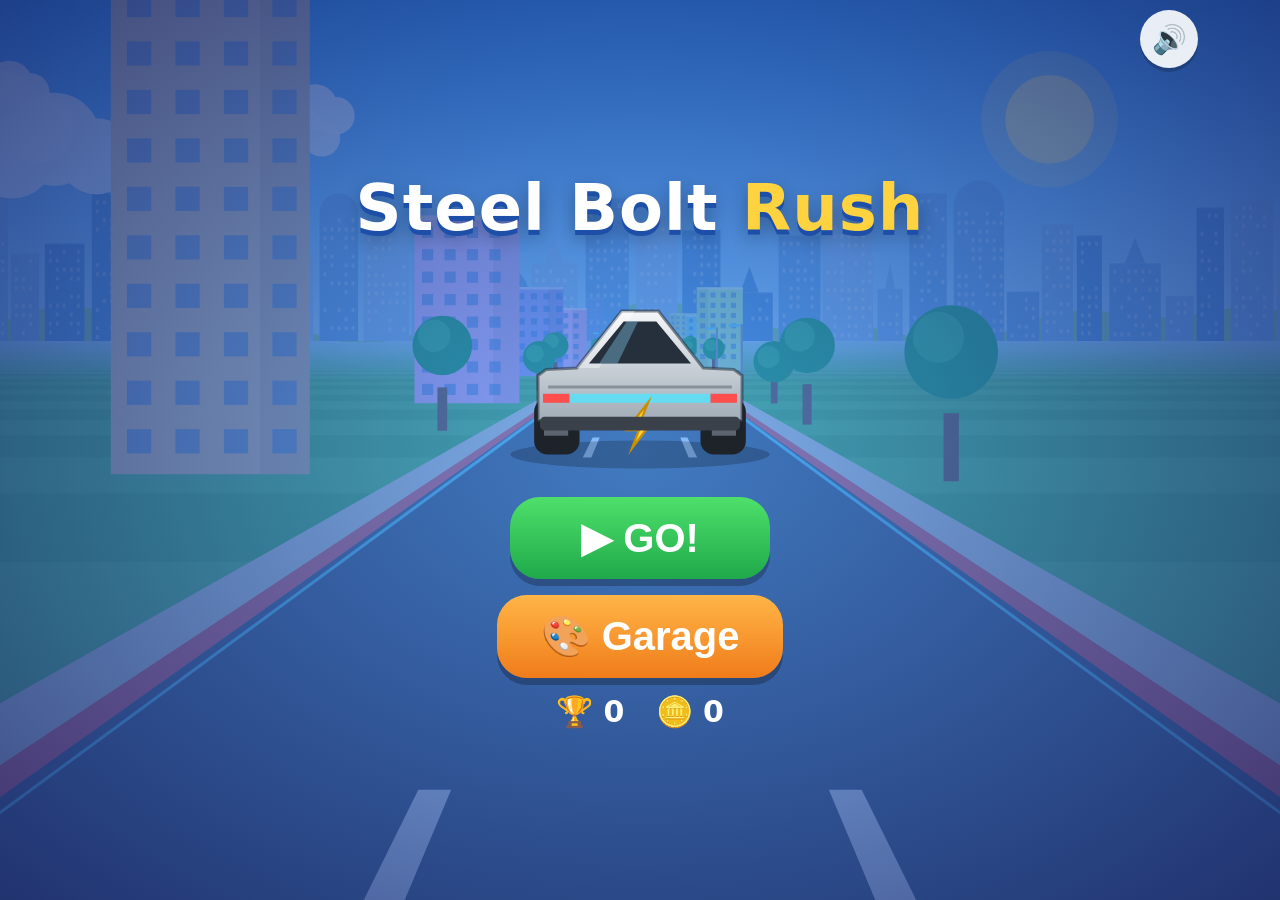
<file: games/runner/index.html>
<!DOCTYPE html>
<html lang="en">
<head>
<script src="../../hub-sdk.js"></script>
<meta charset="utf-8">
<meta name="viewport" content="width=device-width, initial-scale=1, maximum-scale=1, user-scalable=no, viewport-fit=cover">
<title>Steel Bolt Rush</title>
<meta name="apple-mobile-web-app-capable" content="yes">
<meta name="mobile-web-app-capable" content="yes">
<meta name="apple-mobile-web-app-status-bar-style" content="black-translucent">
<meta name="apple-mobile-web-app-title" content="Steel Bolt">
<meta name="theme-color" content="#2b8cff">
<link rel="manifest" href="manifest.webmanifest">
<link rel="apple-touch-icon" href="icons/apple-touch-icon.png">
<link rel="icon" type="image/png" href="icons/icon-192.png">
<link rel="stylesheet" href="style.css">
</head>
<body>
<canvas id="game"></canvas>

<div id="hud" class="hidden">
  <div class="pill" id="scorePill">⭐ <span id="score">0</span></div>
  <div class="pill" id="coinPill">🪙 <span id="coins">0</span></div>
  <div class="pill" id="hearts">❤️❤️❤️</div>
  <div id="powerBar"></div>
  <button class="round" id="pauseBtn" aria-label="Pause">⏸</button>
</div>

<button class="round" id="muteBtn" aria-label="Sound">🔊</button>

<div id="controls" class="hidden">
  <button class="ctl" id="btnLeft" aria-label="Left">⬅️</button>
  <div class="mid">
    <button class="ctl small" id="btnUp" aria-label="Jump">⬆️</button>
    <button class="ctl small" id="btnDown" aria-label="Duck">⬇️</button>
  </div>
  <button class="ctl" id="btnRight" aria-label="Right">➡️</button>
</div>

<div id="title" class="screen">
  <h1>Steel Bolt <span>Rush</span></h1>
  <canvas id="titleTruck" width="360" height="220"></canvas>
  <div class="row">
    <button class="big go" id="playBtn">▶ GO!</button>
  </div>
  <div class="row">
    <button class="big garage" id="garageBtn">🎨 Garage</button>
  </div>
  <div class="best">🏆 <span id="bestTitle">0</span> &nbsp; 🪙 <span id="bankTitle">0</span></div>
  <button class="round hidden" id="hubExit" aria-label="All games">🏠</button>
</div>

<div id="garage" class="screen hidden">
  <h2>🎨 Pick your truck!</h2>
  <canvas id="garageTruck" width="360" height="220"></canvas>
  <div id="swatches"></div>
  <div class="best">🪙 <span id="bankGarage">0</span></div>
  <button class="big go" id="garageDone">✔ Done</button>
</div>

<div id="paused" class="screen hidden">
  <h2>Paused</h2>
  <button class="big go" id="resumeBtn">▶ Keep going</button>
  <button class="big garage" id="homeBtn">🏠 Home</button>
</div>

<div id="over" class="screen hidden">
  <h2 id="overMsg">Great driving, Archer!</h2>
  <div class="stars">🌟🌟🌟</div>
  <div class="result">⭐ <span id="finalScore">0</span></div>
  <div class="result">🪙 <span id="finalCoins">0</span></div>
  <div class="result" id="newBest">🏆 New best!</div>
  <div id="unlockMsg"></div>
  <button class="big go" id="againBtn">↻ Go again!</button>
  <button class="big garage" id="overHome">🏠 Home</button>
</div>

<script src="game.js"></script>
<script>
if ('serviceWorker' in navigator && location.protocol !== 'file:') {
  window.addEventListener('load', () => navigator.serviceWorker.register('sw.js').catch(()=>{}));
}
</script>
</body>
</html>
</file>
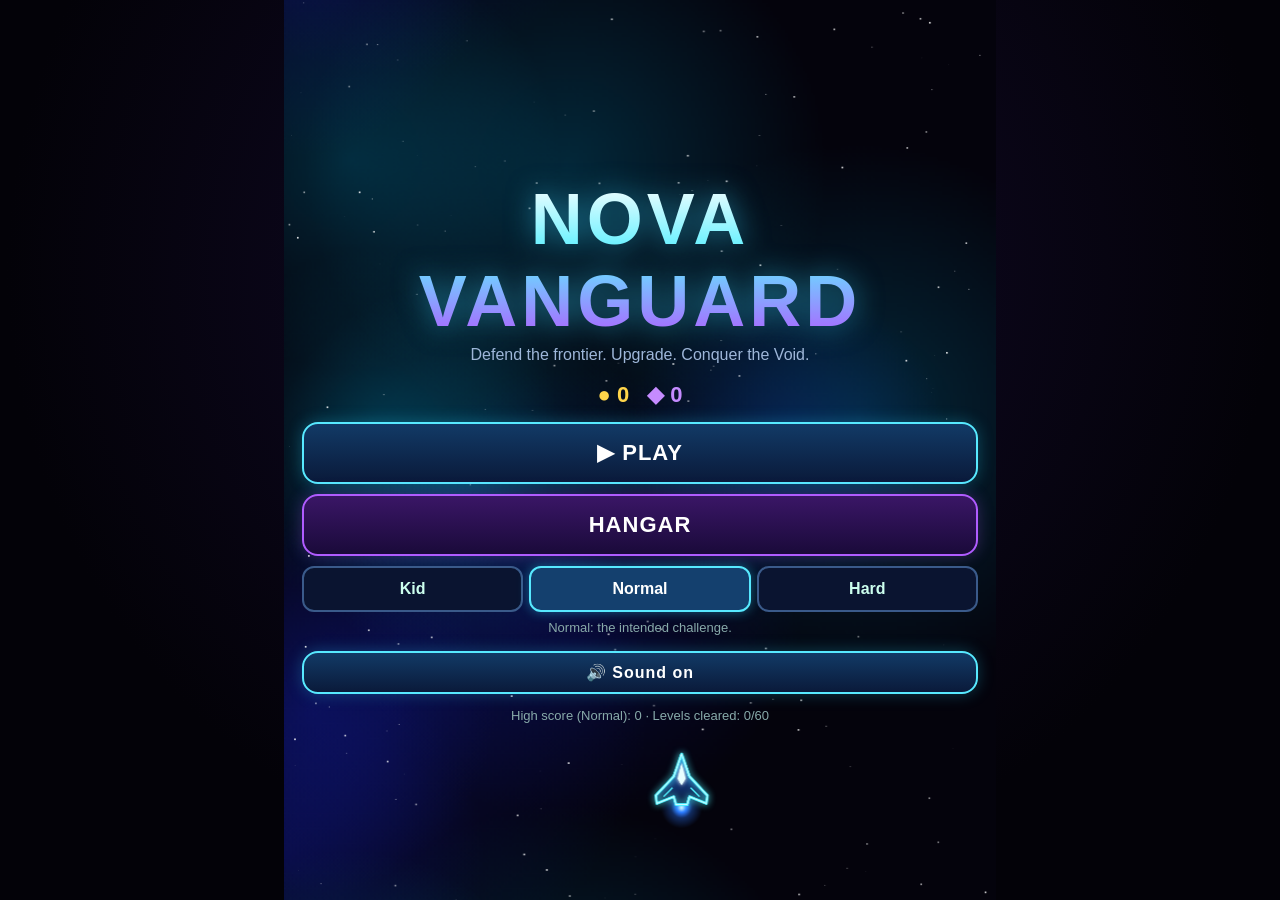
<file: games/space/index.html>
<!DOCTYPE html>
<html lang="en">
<head>
<script src="../../hub-sdk.js"></script>
<meta charset="utf-8">
<meta name="viewport" content="width=device-width,initial-scale=1,maximum-scale=1,user-scalable=no,viewport-fit=cover">
<title>Nova Vanguard</title>
<meta name="apple-mobile-web-app-capable" content="yes">
<meta name="mobile-web-app-capable" content="yes">
<meta name="apple-mobile-web-app-status-bar-style" content="black-translucent">
<meta name="apple-mobile-web-app-title" content="Nova Vanguard">
<meta name="theme-color" content="#05030f">
<meta name="format-detection" content="telephone=no">
<link rel="manifest" href="manifest.webmanifest">
<link rel="apple-touch-icon" href="icons/icon-180.png">
<link rel="icon" href="icons/icon-192.png">
<link rel="stylesheet" href="style.css">
</head>
<body>
<canvas id="c"></canvas>
<div id="hud" class="hidden">
  <button id="btnPause" class="hbtn">II</button>
  <div class="hcol"><div id="hHearts"></div><div id="hShield"></div></div>
  <div class="hcol right"><div id="hScore">0</div><div id="hRes"></div></div>
</div>
<button id="btnBomb" class="hidden"><span>BOMB</span><b id="bombN">1</b></button>
<div id="ui"></div>
<script src="game.js"></script>
</body>
</html>
</file>
<file: hub.css>
/* Game Hub — premium dark launcher (profiles -> games -> play) */
:root{--bg0:#07091a;--bg1:#0d1130;--card:rgba(255,255,255,.065);--card2:rgba(255,255,255,.1);--line:rgba(255,255,255,.09);
  --tx:#f5f6fb;--mut:rgba(235,238,255,.62);--mut2:rgba(235,238,255,.42);--acc:#8b7bff;--r:22px;
  --sat:env(safe-area-inset-top);--sab:env(safe-area-inset-bottom);--sal:env(safe-area-inset-left);--sar:env(safe-area-inset-right);
  --pad:20px;--font:-apple-system,BlinkMacSystemFont,"SF Pro Display","SF Pro Text","Inter","Segoe UI",system-ui,Roboto,"Helvetica Neue",Arial,sans-serif}
*{box-sizing:border-box;-webkit-tap-highlight-color:transparent;-webkit-touch-callout:none}
html,body{margin:0;height:100%;overflow:hidden;overscroll-behavior:none;-webkit-user-select:none;user-select:none;
  font-family:var(--font);color:var(--tx);-webkit-font-smoothing:antialiased;-moz-osx-font-smoothing:grayscale;
  background:radial-gradient(120% 60% at 15% -5%,rgba(118,82,255,.38) 0%,rgba(118,82,255,0) 60%),
    radial-gradient(90% 50% at 105% 15%,rgba(20,184,201,.22) 0%,rgba(20,184,201,0) 60%),
    radial-gradient(100% 60% at 50% 115%,rgba(255,79,163,.14) 0%,rgba(255,79,163,0) 60%),
    linear-gradient(180deg,var(--bg1) 0%,var(--bg0) 100%) fixed}
html{background:var(--bg0);--gap:0px} /* never let iOS show white behind/below the page */
button{font:inherit;color:inherit;border:0;background:none;padding:0;cursor:pointer;touch-action:manipulation}
svg{display:block}
.hidden{display:none!important}
.screen{position:fixed;inset:0;display:none;flex-direction:column;align-items:center;overflow-y:auto;overflow-x:hidden;-webkit-overflow-scrolling:touch;
  padding:calc(var(--sat) + 14px) calc(var(--sar) + var(--pad)) calc(var(--sab) + 28px) calc(var(--sal) + var(--pad))}
.screen.on{display:flex}
.wrap{width:100%;max-width:1040px;display:flex;flex-direction:column;flex:1 0 auto}
.press{transition:transform .18s cubic-bezier(.2,.8,.2,1),filter .18s}
.press:active{transform:scale(.96);filter:brightness(1.08)}
.eyebrow{font-size:13px;font-weight:600;letter-spacing:.06em;text-transform:uppercase;color:var(--mut)}
.lt{font-size:34px;line-height:1.1;font-weight:700;letter-spacing:-.02em;margin:2px 0 0}
.sec{display:flex;align-items:baseline;justify-content:space-between;font-size:22px;font-weight:700;letter-spacing:-.01em;margin:26px 0 12px}
.sec small{font-size:14px;font-weight:500;color:var(--mut2)}
.brand{display:flex;align-items:center;gap:10px;font-size:15px;font-weight:600;color:var(--mut)}
.brand i{width:28px;height:28px;border-radius:8px;background:url(icons/icon-192.png) center/cover;box-shadow:0 0 0 .5px rgba(255,255,255,.2)}

/* ---------- profile picker ---------- */
.whohead{display:flex;flex-direction:column;align-items:center;text-align:center;gap:10px;margin:4vh 0 3.5vh}
.whohead .lt{font-size:clamp(32px,5vmin,48px)}
.whohead p{margin:0;color:var(--mut);font-size:16px}
.ptiles{display:flex;flex-wrap:wrap;justify-content:center;gap:16px;width:100%;max-width:960px;margin:0 auto}
.ptiles .ptile{flex:0 0 calc((100% - 16px)/2);max-width:220px}
@media (min-width:600px){.ptiles{gap:20px}.ptiles .ptile{flex:0 0 180px}}
#s-who .whohead{margin-top:max(3vh,calc((100vh - 760px)/3))}
.ptile{position:relative;display:flex;flex-direction:column;align-items:center;gap:12px;padding:22px 12px 18px;border-radius:26px;
  background:var(--card);box-shadow:inset 0 0 0 1px var(--line),0 10px 30px rgba(0,0,0,.25);-webkit-backdrop-filter:blur(20px);backdrop-filter:blur(20px)}
.ptile .av{position:relative;display:flex;align-items:center;justify-content:center;width:clamp(88px,22vmin,124px);aspect-ratio:1;border-radius:50%;
  font-size:clamp(46px,11.5vmin,66px);background:radial-gradient(circle at 30% 25%,rgba(255,255,255,.45),rgba(255,255,255,0) 55%),var(--c);
  box-shadow:inset 0 -6px 14px rgba(0,0,0,.18),0 0 0 3px rgba(255,255,255,.14),0 12px 26px -8px var(--c)}
.ptile .nm{font-size:19px;font-weight:650;letter-spacing:-.01em;max-width:100%;overflow:hidden;text-overflow:ellipsis;white-space:nowrap}
.ptile .meta{font-size:13px;color:var(--mut2);margin-top:-8px;max-width:100%;overflow:hidden;text-overflow:ellipsis;white-space:nowrap;min-height:16px}
.ptile .ed{position:absolute;top:10px;right:10px;width:36px;height:36px;border-radius:50%;background:#fff;color:#111;display:none;align-items:center;justify-content:center;box-shadow:0 4px 12px rgba(0,0,0,.35)}
body.editing .ptile .ed{display:flex}
body.editing .ptile[data-pid]{animation:jig .35s infinite alternate}
@keyframes jig{from{transform:rotate(-1deg)}to{transform:rotate(1deg)}}
.ptile.add{background:transparent;box-shadow:inset 0 0 0 1.5px rgba(255,255,255,.16)}
.ptile.add .av{background:rgba(255,255,255,.07);box-shadow:inset 0 0 0 1px var(--line);color:var(--mut)}
.ptile.add .nm{color:var(--mut)}
.foot{margin-top:auto;padding-top:5vh;display:flex;justify-content:center;gap:12px}
.hint{position:fixed;left:0;right:0;bottom:calc(var(--sab) + 8px);margin:0;text-align:center;color:var(--mut);font-size:15px;pointer-events:none}
.hold{touch-action:none}
.pill{position:relative;overflow:hidden;display:inline-flex;align-items:center;justify-content:center;gap:8px;min-height:48px;padding:0 22px;border-radius:24px;
  font-size:16px;font-weight:600;background:var(--card2);box-shadow:inset 0 0 0 1px var(--line);transition:transform .15s}
.pill:active{transform:scale(.96)}
.pill .lbl{position:relative;z-index:1;display:inline-flex;align-items:center;gap:8px}
.pill.go{background:#fff;color:#0b0d1a;box-shadow:none}.pill.ghost{background:rgba(255,255,255,.08)}.pill.danger{background:rgba(255,69,58,.18);color:#ff6b61;box-shadow:inset 0 0 0 1px rgba(255,69,58,.35)}
.pill.subtle{background:rgba(255,255,255,.06);color:var(--mut)}
.pill .ring{position:absolute;left:0;top:0;bottom:0;width:0;background:rgba(255,255,255,.22);z-index:0}
.pill.holding .ring{width:100%;transition:width 3s linear}

/* ---------- game picker ---------- */
.top{display:flex;align-items:center;justify-content:space-between;gap:12px;min-height:44px}
.me{display:flex;align-items:center;gap:10px;padding:4px 14px 4px 4px;border-radius:999px;background:var(--card);box-shadow:inset 0 0 0 1px var(--line);
  -webkit-backdrop-filter:blur(20px);backdrop-filter:blur(20px);min-height:44px;max-width:70%}
.me .av{flex:none;width:36px;height:36px;border-radius:50%;display:flex;align-items:center;justify-content:center;font-size:21px;
  background:radial-gradient(circle at 30% 25%,rgba(255,255,255,.45),rgba(255,255,255,0) 55%),var(--c)}
.me .nm{font-size:16px;font-weight:600;overflow:hidden;text-overflow:ellipsis;white-space:nowrap}
.me .sw{flex:none;color:var(--mut);display:flex;align-items:center;gap:4px;font-size:13px;font-weight:500}
.lthead{margin:18px 0 18px}
.hero{position:relative;display:flex;align-items:center;gap:18px;width:100%;padding:18px;border-radius:28px;overflow:hidden;text-align:left;isolation:isolate;
  background:#151937;box-shadow:inset 0 0 0 1px rgba(255,255,255,.1),0 20px 50px -20px rgba(0,0,0,.7)}
.hero .bgimg{position:absolute;inset:-40% auto -40% -15%;width:80%;z-index:-2;background:var(--img) center/cover;filter:blur(38px) saturate(1.5);opacity:.75;transform:scale(1.1)}
.hero::before{content:"";position:absolute;inset:0;z-index:-1;background:linear-gradient(100deg,rgba(8,10,28,.82) 0%,rgba(8,10,28,.55) 55%,rgba(8,10,28,.25) 100%)}
.hero .ic{flex:none;width:clamp(92px,26vw,132px)}
.hero .tx{flex:1;min-width:0;display:flex;flex-direction:column;gap:4px}
.hero .eyebrow{color:rgba(255,255,255,.75)}
.hero .gn{font-size:clamp(22px,6vw,30px);font-weight:700;letter-spacing:-.02em;line-height:1.1}
.hero .gs{font-size:15px;color:rgba(255,255,255,.72)}
.hero .play{align-self:flex-start;margin-top:10px;display:inline-flex;align-items:center;gap:6px;height:36px;padding:0 18px;border-radius:18px;background:#fff;color:#0b0d1a;font-size:15px;font-weight:700}
.icon{position:relative;display:block;aspect-ratio:1;border-radius:23%;overflow:hidden;background:var(--c);box-shadow:0 10px 24px -10px rgba(0,0,0,.7),0 2px 6px rgba(0,0,0,.25)}
.icon img{display:block;width:100%;height:100%;object-fit:cover}
.icon::after{content:"";position:absolute;inset:0;border-radius:inherit;box-shadow:inset 0 0 0 1px rgba(255,255,255,.14);pointer-events:none}
.icon .em{display:flex;width:100%;height:100%;align-items:center;justify-content:center;font-size:56px}
.grid{display:grid;grid-template-columns:repeat(2,minmax(0,1fr));gap:14px;width:100%}
.gtile{position:relative;display:flex;flex-direction:column;align-items:stretch;gap:0;padding:12px 12px 14px;border-radius:var(--r);text-align:left;min-width:0;
  background:var(--card);box-shadow:inset 0 0 0 1px var(--line);-webkit-backdrop-filter:blur(20px);backdrop-filter:blur(20px)}
.gtile .icon{width:100%}
.gtile .gn{margin-top:12px;font-size:17px;font-weight:650;letter-spacing:-.01em;line-height:1.2;white-space:nowrap;overflow:hidden;text-overflow:ellipsis}
.gtile .gs{margin-top:2px;font-size:13.5px;color:var(--mut);white-space:nowrap;overflow:hidden;text-overflow:ellipsis}
.gtile .lp{margin-top:6px;font-size:12px;color:var(--mut2);white-space:nowrap;overflow:hidden;text-overflow:ellipsis;min-height:15px}
.badge{position:absolute;top:18px;left:18px;z-index:2;padding:3px 8px;border-radius:8px;font-size:11px;font-weight:700;letter-spacing:.05em;background:rgba(0,0,0,.55);color:#fff;-webkit-backdrop-filter:blur(10px);backdrop-filter:blur(10px)}
.badge.new{background:#ff375f}
.gtile.soon{opacity:.45}
@media (min-width:600px){.grid{grid-template-columns:repeat(3,minmax(0,1fr));gap:18px}:root{--pad:28px}.lt{font-size:40px}}
@media (min-width:760px){.grid{gap:22px}.gtile{padding:16px 16px 18px;border-radius:26px}.gtile .gn{font-size:20px;margin-top:14px}.gtile .gs{font-size:15px}.gtile .lp{font-size:13px}.sec{font-size:26px;margin:32px 0 16px}.hero{padding:24px;gap:26px}.hero .ic{width:150px}.hero .gn{font-size:34px}.hero .gs{font-size:17px}.hero .play{height:42px;font-size:16px;padding:0 22px;border-radius:21px}}
@media (min-width:1000px) and (min-height:600px) and (orientation:landscape){.wrap{max-width:1080px}.grid{grid-template-columns:repeat(6,minmax(0,1fr));gap:16px}.gtile{padding:12px 12px 14px;border-radius:22px}.gtile .gn{font-size:16px}.gtile .gs{font-size:13px}.gtile .lp{font-size:12px}}
/* phones in landscape: compact header, hero beside the grid would be cramped, so slim hero */
@media (max-height:500px) and (orientation:landscape){
  .lthead{margin:8px 0 12px}.lthead .eyebrow{display:none}.lt{font-size:30px}.whohead{margin:10px 0 16px;gap:4px}.whohead .lt{font-size:28px}.whohead p{display:none}
  .hero{padding:14px;gap:16px}.hero .ic{width:84px}.hero .gn{font-size:24px}.hero .gs{font-size:14px}.hero .play{margin-top:6px}
  .grid{grid-template-columns:repeat(3,minmax(0,1fr));gap:12px}.sec{margin:18px 0 10px}
  .gtile{display:grid;grid-template-columns:64px 1fr;grid-template-rows:auto auto auto;column-gap:12px;align-items:center;padding:10px;border-radius:18px}
  .gtile .icon{grid-row:1/4;width:64px}.gtile .gn{margin-top:0;font-size:15.5px}.gtile .gs{font-size:12.5px}.gtile .lp{margin-top:2px;font-size:11.5px}
  .badge{top:6px;left:6px;font-size:9px;padding:2px 5px}
  .ptile{padding:14px 10px 12px;gap:8px}.ptile .av{width:72px;font-size:40px}.foot{padding-top:16px}
}
@media (max-width:360px){:root{--pad:14px}.grid{gap:10px}.gtile{padding:10px 10px 12px}.gtile .gn{font-size:16px}}

/* ---------- play ---------- */
.screen.play{padding:0;background:#000;overflow:hidden}
#frame{position:absolute;inset:0;width:100%;height:100%;border:0;background:#000}
/* games that are not edge-to-edge aware stay above the dead strip; the strip is painted with the game's own background */
.screen.play.inset #frame{height:calc(100% - var(--gap))}
/* iOS standalone: fill the physical screen (see index.html) */
html.standalone,html.standalone body{height:100vh}
html.standalone .screen{bottom:auto;height:100vh;padding-bottom:calc(max(var(--sab),var(--gap)) + 28px)}
html.standalone .screen.play{padding:0}
.home{position:absolute;z-index:5;width:56px;height:56px;border-radius:50%;display:flex;align-items:center;justify-content:center;color:#fff;
  background:rgba(20,22,40,.55);box-shadow:inset 0 0 0 1px rgba(255,255,255,.22),0 4px 14px rgba(0,0,0,.35);-webkit-backdrop-filter:blur(14px) saturate(1.4);backdrop-filter:blur(14px) saturate(1.4)}
.home:active{transform:scale(.9)}
.home.tl{top:calc(var(--sat) + 10px);left:calc(var(--sal) + 10px)}
.home.tr{top:calc(var(--sat) + 10px);right:calc(var(--sar) + 10px)}
.home.bl{bottom:calc(max(var(--sab),var(--gap)) + 10px);left:calc(var(--sal) + 10px)}
.home.br{bottom:calc(max(var(--sab),var(--gap)) + 10px);right:calc(var(--sar) + 10px)}

/* ---------- profile editor (sheet) ---------- */
.modal{position:fixed;inset:0;z-index:20;display:flex;align-items:center;justify-content:center;background:rgba(3,4,12,.6);-webkit-backdrop-filter:blur(8px);backdrop-filter:blur(8px);
  padding:calc(var(--sat) + 16px) calc(var(--sar) + 16px) calc(var(--sab) + 16px) calc(var(--sal) + 16px)}
.card{width:min(600px,100%);max-height:100%;overflow-y:auto;background:#161a33;color:var(--tx);border-radius:28px;padding:24px;box-shadow:inset 0 0 0 1px var(--line),0 30px 80px rgba(0,0,0,.6)}
.card h2{margin:0 0 6px;font-size:24px;font-weight:700;text-align:center;letter-spacing:-.01em}
.prev{display:flex;justify-content:center;margin:8px 0 12px}
.bigav{width:104px;height:104px;border-radius:50%;display:flex;align-items:center;justify-content:center;font-size:58px;
  background:radial-gradient(circle at 30% 25%,rgba(255,255,255,.45),rgba(255,255,255,0) 55%),var(--c,#3a86ff);box-shadow:0 0 0 3px rgba(255,255,255,.14)}
.fld{display:block;font-size:13px;font-weight:600;color:var(--mut);margin:12px 0;text-transform:uppercase;letter-spacing:.04em}
.fld input{display:block;width:100%;margin-top:6px;font:inherit;font-size:18px;text-transform:none;letter-spacing:0;color:var(--tx);padding:12px 14px;border-radius:14px;border:0;
  background:rgba(255,255,255,.07);box-shadow:inset 0 0 0 1px var(--line);-webkit-user-select:text;user-select:text}
.fld input:focus{outline:none;box-shadow:inset 0 0 0 2px var(--acc)}
.lbl2{font-size:13px;font-weight:600;color:var(--mut);margin:14px 0 8px;text-transform:uppercase;letter-spacing:.04em}
.avs{display:grid;grid-template-columns:repeat(auto-fill,minmax(52px,1fr));gap:8px}
.avs button{height:52px;border-radius:14px;background:rgba(255,255,255,.06);font-size:30px}
.avs button.on{background:rgba(139,123,255,.28);box-shadow:inset 0 0 0 2px var(--acc)}
.cols{display:flex;flex-wrap:wrap;gap:12px}
.cols button{width:44px;height:44px;border-radius:50%;background:var(--c)}
.cols button.on{box-shadow:0 0 0 3px #161a33,0 0 0 5px #fff}
.row{display:flex;align-items:center;gap:10px;margin-top:22px;flex-wrap:wrap}.row .sp{flex:1}
.toast{position:fixed;left:50%;top:calc(var(--sat) + 14px);pointer-events:none;transform:translateX(-50%);z-index:30;background:rgba(30,32,52,.85);
  -webkit-backdrop-filter:blur(16px);backdrop-filter:blur(16px);box-shadow:inset 0 0 0 1px var(--line),0 10px 30px rgba(0,0,0,.4);padding:12px 20px;border-radius:20px;font-size:15px;font-weight:600;white-space:nowrap}
@media (prefers-reduced-motion:reduce){.press,.pill{transition:none}body.editing .ptile[data-pid]{animation:none}}
</file>
<file: games/castle/style.css>
*{box-sizing:border-box;-webkit-tap-highlight-color:transparent;-webkit-user-select:none;user-select:none;-webkit-touch-callout:none}
:root{--sat:env(safe-area-inset-top,0px);--sar:env(safe-area-inset-right,0px);--sab:env(safe-area-inset-bottom,0px);--sal:env(safe-area-inset-left,0px);
  --fh:"Copperplate","Cinzel","Palatino Linotype","Book Antiqua",Georgia,serif;--fb:"Avenir Next","Nunito","Segoe UI",system-ui,-apple-system,sans-serif;
  --gold:#e2b84c;--gold2:#ffe08a;--wood:#5a3a1e;--wood2:#3a2412;--ink:#2a1a0c;--parch:#f3e6c8}
html{background:#2a1d12}
html,body{margin:0;height:100%;width:100%;overflow:hidden;background:#2a1d12;color:var(--parch);font-family:var(--fb);touch-action:none;overscroll-behavior:none}
body{position:fixed;inset:0;height:100dvh}
canvas{position:absolute;left:0;top:0;display:block}
.hidden{display:none!important}
/* ---------- currency icons ---------- */
.ic{display:inline-block;width:1.05em;height:1.05em;vertical-align:-.17em;margin-right:.28em;border-radius:50%;flex:none}
.ic.coin{background:radial-gradient(circle at 35% 30%,#fff3b0 0 12%,#f5c842 30%,#c8901a 70%,#8a5a08);box-shadow:inset 0 0 0 1.5px #9a6a10,0 1px 1px #0006}
.ic.gem{border-radius:2px;width:.95em;height:.95em;transform:rotate(45deg) scale(.9);background:linear-gradient(135deg,#d8f8ff,#46c4f2 45%,#1a62a8);box-shadow:inset 0 0 0 1px #0d3a6a,0 1px 1px #0006}
.ic.rune{background:radial-gradient(circle at 35% 30%,#f2d6ff 0 10%,#b77ae8 35%,#6a2aa0 80%);box-shadow:inset 0 0 0 1.5px #4a1a78,0 1px 1px #0006}
.coin{color:#ffd96a}.gem{color:#8ee0ff}.rune{color:#e2b6ff}.cry{color:#8ee0ff}.core{color:#9ae8a0}
/* ---------- HUD ---------- */
#hud{position:absolute;left:0;right:0;top:0;display:flex;align-items:flex-start;gap:10px;padding:calc(var(--sat) + 8px) calc(var(--sar) + 12px) 0 calc(var(--sal) + 12px);pointer-events:none;z-index:5;max-width:780px;margin:0 auto}
#hud .hbtn{pointer-events:auto}
.hcol{display:flex;flex-direction:column;gap:5px;flex:1 1 0;min-width:0}
.hcol.right{align-items:flex-end;text-align:right;flex:0 1 auto;max-width:48%}
.hbtn{flex:none;width:46px;height:46px;border-radius:12px;border:2px solid var(--gold);background:linear-gradient(180deg,#8a8172,#5a5246 55%,#3f392f);box-shadow:inset 0 2px 0 #fff3,inset 0 -3px 0 #0005,0 3px 0 #1a120a,0 4px 8px #0008;color:var(--gold2);font:900 17px var(--fh);letter-spacing:1px;text-shadow:0 1px 0 #000}
.hbtn:active{transform:translateY(2px);box-shadow:inset 0 2px 0 #fff3,0 1px 0 #1a120a}
#hWall{display:flex;align-items:center;gap:7px;font-size:clamp(13px,3.7vw,15px);font-weight:900;color:#fff;white-space:nowrap;min-width:0;background:linear-gradient(180deg,#4a3018ee,#2a1a0cee);border:2px solid #8a6a3a;border-radius:12px;padding:5px 9px 5px 6px;box-shadow:inset 0 1px 0 #fff2,0 3px 6px #0007;text-shadow:0 1px 2px #000}
.hico{flex:none;width:22px;height:22px;background:url("data:image/svg+xml,%3Csvg xmlns='http://www.w3.org/2000/svg' viewBox='0 0 24 24'%3E%3Cpath d='M3 22V9h3V5h3v4h2V5h2v4h2V5h3v4h3v13z' fill='%23c8beac' stroke='%233a2a1a' stroke-width='1.4'/%3E%3Cpath d='M10 22v-5a2 2 0 0 1 4 0v5z' fill='%233a2412'/%3E%3C/svg%3E") center/contain no-repeat}
.hpbar{flex:1 1 140px;min-width:40px;max-width:200px;height:12px;border-radius:7px;background:#1a0e08;overflow:hidden;box-shadow:inset 0 1px 3px #000,0 0 0 1.5px #c8a24a}
.hpbar i{display:block;height:100%;background:linear-gradient(180deg,#9ae86a,#4caa2a 55%,#2f7a18);border-radius:7px;box-shadow:inset 0 1px 0 #fff6;transition:width .2s}
.hpbar i.low{background:linear-gradient(180deg,#ff9a6a,#e0402a 55%,#9a1a10)}
#hWave{align-self:flex-start;font:700 clamp(12px,3.4vw,14px) var(--fh);letter-spacing:.5px;color:var(--gold2);white-space:nowrap;overflow:hidden;text-overflow:ellipsis;max-width:100%;background:#1e1208cc;border-radius:8px;padding:2px 10px;border:1px solid #8a6a3a88;text-shadow:0 1px 1px #000}
#hRes{font-size:clamp(13px,3.7vw,15px);font-weight:900;display:flex;flex-direction:column;align-items:flex-end;gap:4px;line-height:1.2}
#hRes span{white-space:nowrap;background:linear-gradient(180deg,#4a3018ee,#2a1a0cee);border:2px solid #8a6a3a;border-radius:11px;padding:3px 10px 3px 6px;min-width:78px;text-align:right;box-shadow:inset 0 1px 0 #fff2,0 3px 6px #0007;text-shadow:0 1px 2px #000;display:flex;align-items:center;justify-content:space-between;gap:6px}
#hRes .ic{margin:0;width:1.15em;height:1.15em}
/* ---------- power bar ---------- */
#bar{position:absolute;left:0;right:0;bottom:0;z-index:6;display:flex;justify-content:center;align-items:flex-end;gap:10px;padding:0 calc(var(--sar) + 10px) calc(var(--sab) + 10px) calc(var(--sal) + 10px);pointer-events:none}
.ab{pointer-events:auto;position:relative;flex:none;width:66px;height:66px;border-radius:50%;border:none;background:none;padding:0;box-shadow:0 4px 0 #1a120a,0 6px 10px #000a;display:flex;align-items:center;justify-content:center;overflow:hidden;color:#fff}
.ab img{width:100%;height:100%;display:block;pointer-events:none}
.ab .cd{position:absolute;inset:0;border-radius:50%;background:conic-gradient(#000b calc(var(--p,0)*360deg),transparent 0);pointer-events:none}
.ab .t{position:absolute;bottom:-1px;left:50%;transform:translateX(-50%);font:800 8.5px var(--fb);letter-spacing:.3px;color:#fff;background:#2a1a0cdd;border-radius:6px;padding:1px 5px;border:1px solid var(--gold);white-space:nowrap}
.ab.ready{animation:abglow 1.4s infinite}
@keyframes abglow{50%{box-shadow:0 4px 0 #1a120a,0 0 18px 4px #ffd86a}}
.ab:active{transform:translateY(3px)}
.ab.spd{width:52px;height:52px;border-radius:14px;margin-left:4px;border:2px solid var(--gold);background:linear-gradient(180deg,#8a8172,#5a5246 55%,#3f392f);color:var(--gold2);font:900 17px var(--fh);text-shadow:0 1px 0 #000;box-shadow:inset 0 2px 0 #fff3,0 4px 0 #1a120a,0 6px 10px #000a}
#btnBomb{display:none}
/* ---------- panels ---------- */
#ui{position:absolute;inset:0;z-index:10;display:flex;align-items:center;justify-content:center;pointer-events:none;padding:calc(var(--sat) + 8px) calc(var(--sar) + 8px) calc(var(--sab) + 8px) calc(var(--sal) + 8px)}
#ui:has(.panel:not(.menu)){background:radial-gradient(ellipse at 50% 40%,#0003,#000a)}
.panel{pointer-events:auto;width:min(100%,720px);max-height:100%;overscroll-behavior:contain;overflow:auto;-webkit-overflow-scrolling:touch;touch-action:pan-y;
  background:repeating-linear-gradient(90deg,#0000 0 3px,#00000010 3px 4px,#0000 4px 11px),linear-gradient(180deg,#6a4626,#4a2f18 40%,#3a2412);
  border:3px solid #2a1a0c;border-radius:20px;padding:20px;box-shadow:inset 0 0 0 2px #c8a24a,inset 0 0 0 5px #3a2412,inset 0 0 30px #0008,0 10px 30px #000c}
.panel.menu{width:min(100%,460px);background:linear-gradient(180deg,#3a2412e6,#24160ae6);margin-top:auto;margin-bottom:auto}
h1{margin:0;text-align:center}
h1.logo img{width:min(100%,400px);height:auto;display:block;margin:-6px auto 0;filter:drop-shadow(0 6px 8px #000a)}
h2{margin:0 0 12px;text-align:center;font:700 28px var(--fh);letter-spacing:2px;color:var(--gold2);text-shadow:0 2px 0 #3a1e08,0 3px 6px #000}
h2.ribbon{position:relative;margin:-4px auto 14px;padding:8px 26px;width:fit-content;max-width:100%;background:linear-gradient(180deg,#3a63b8,#24448a);border:2px solid var(--gold);border-radius:6px;color:#fff3cf;box-shadow:0 4px 0 #142a5a,0 6px 10px #0008}
.result.lose h2.ribbon{background:linear-gradient(180deg,#a8323a,#6e1a20);box-shadow:0 4px 0 #3e0a0e,0 6px 10px #0008}
h3{margin:14px 0 8px;font:700 16px var(--fh);color:var(--gold2);letter-spacing:1px}
.sub{text-align:center;color:#e8d6b0;margin-bottom:14px;font-weight:600}
.btn{display:flex;flex-direction:column;align-items:center;justify-content:center;width:100%;margin:10px 0;padding:14px;border-radius:14px;border:2px solid #1a3a0a;
  background:linear-gradient(180deg,#8ad04a,#4e9a22 55%,#3a7a16);color:#fff;font:700 22px var(--fh);letter-spacing:1.5px;text-shadow:0 2px 0 #1a3a0a;box-shadow:inset 0 2px 0 #fff5,inset 0 -3px 0 #0003,0 4px 0 #1f4a0c,0 6px 10px #0008}
.btn small{font:800 12px var(--fb);letter-spacing:.5px;opacity:.92;text-shadow:0 1px 0 #0006}
.btn:active{transform:translateY(3px);box-shadow:inset 0 2px 0 #fff5,0 1px 0 #1f4a0c}
.btn.alt{border-color:#0e2650;background:linear-gradient(180deg,#5a8ae0,#2f5aae 55%,#22468e);text-shadow:0 2px 0 #0e2650;box-shadow:inset 0 2px 0 #fff5,inset 0 -3px 0 #0003,0 4px 0 #142a5a,0 6px 10px #0008}
.btn.warn{border-color:#4a0a0a;background:linear-gradient(180deg,#e0603a,#b0321e 55%,#8a2214);text-shadow:0 2px 0 #4a0a0a;box-shadow:inset 0 2px 0 #fff4,inset 0 -3px 0 #0003,0 4px 0 #4e0e08,0 6px 10px #0008}
.btn.small{font-size:15px;padding:9px 10px;margin:6px 0;border-radius:11px;flex-direction:row;gap:6px}
.btn.small:not(.alt):not(.warn){border-color:#2a1a0c;background:linear-gradient(180deg,#a0947e,#6e6454 55%,#544a3c);text-shadow:0 1px 0 #2a1a0c;box-shadow:inset 0 2px 0 #fff4,0 3px 0 #2a1a0c,0 5px 8px #0007}
.btn:disabled{filter:grayscale(.8) brightness(.7)}
.row{display:flex;gap:10px;align-items:center}
.row>*{flex:1}
.top .row h2{flex:1.4;margin:0;font-size:22px;white-space:nowrap}
.res{display:flex;flex-wrap:wrap;justify-content:center;gap:6px 10px;font-size:clamp(16px,4.6vw,20px);font-weight:900;margin:8px 0 12px}
.res span{white-space:nowrap;background:#1e1208cc;border:1.5px solid #8a6a3a;border-radius:12px;padding:3px 12px 3px 8px;text-shadow:0 1px 2px #000}
.seg{display:flex;flex-wrap:wrap;gap:6px;margin:8px 0}
.seg button{flex:1 1 0;min-width:84px;min-height:44px;padding:8px 6px;border-radius:11px;border:2px solid #2a1a0c;background:linear-gradient(180deg,#6e6454,#4a4236);color:#e8dcc4;font:800 15px var(--fb);box-shadow:inset 0 1px 0 #fff3,0 3px 0 #1a120a;display:flex;align-items:center;justify-content:center;gap:4px}
.seg button img{width:26px;height:32px;object-fit:contain}
.seg button.on{border-color:var(--gold);background:linear-gradient(180deg,#c8a24a,#8a6a22);color:#fff;text-shadow:0 1px 0 #3a2a08}
.note{font-size:12.5px;color:#d8c49a;text-align:center;margin-top:8px;line-height:1.45}
.top{position:sticky;top:-20px;z-index:2;padding:6px 0 2px;margin:-6px 0 6px;background:linear-gradient(180deg,#5e3e20 80%,#5e3e2000)}
/* ---------- world map ---------- */
.region{position:relative;margin:12px 0;border-radius:16px;background-size:cover;background-position:center;padding:8px 10px 12px;border:3px solid #2a1a0c;box-shadow:inset 0 0 0 2px #c8a24a,0 5px 10px #0009;overflow:hidden}
.region::before{content:"";position:absolute;inset:0;background:linear-gradient(180deg,#0007,#0000 45%,#0005);pointer-events:none}
.region.closed{filter:grayscale(.85) brightness(.55)}
.region>*{position:relative}
.sector{margin:0 0 10px;display:flex;align-items:center;justify-content:space-between;gap:8px}
.sector span:first-child{font:700 16px var(--fh);color:#fff3cf;letter-spacing:1px;text-shadow:0 2px 3px #000,0 0 6px #000;display:flex;align-items:center;gap:8px;min-width:0;overflow:hidden;text-overflow:ellipsis;white-space:nowrap}
.sector b{flex:none;display:inline-flex;align-items:center;justify-content:center;min-width:30px;height:24px;padding:0 5px;border-radius:12px;background:linear-gradient(180deg,#c8a24a,#8a6a22);color:#2a1a08;font:900 12px var(--fh);text-shadow:none;border:1.5px solid #3a2a08}
.sector .ss{flex:none;color:#ffd96a;font:900 13px var(--fb);background:#1e1208dd;border-radius:10px;padding:2px 9px;border:1px solid #8a6a3a}
.levels{display:grid;grid-template-columns:repeat(5,1fr);gap:10px}
.lv{position:relative;aspect-ratio:1;border-radius:50%;border:3px solid #3a2a12;background:radial-gradient(circle at 40% 32%,#b8ae98,#7e7462 60%,#5a5244);color:#fff;font:900 22px var(--fh);display:flex;flex-direction:column;align-items:center;justify-content:center;gap:0;padding:0;box-shadow:inset 0 0 0 2px #e2b84c,inset 0 -4px 0 #0003,0 4px 0 #1a120a,0 6px 8px #0008;text-shadow:0 2px 0 #2a1a0c}
.lv span{line-height:1}
.lv small{position:absolute;bottom:-9px;left:50%;transform:translateX(-50%);font-size:11px;letter-spacing:0;color:#ffd24a;text-shadow:0 1px 0 #000,0 0 3px #000;white-space:nowrap}
.lv small s{text-decoration:none;color:#3a2e22;text-shadow:0 1px 0 #fff3}
.lv em{position:absolute;top:-8px;font-style:normal;font-size:15px;filter:drop-shadow(0 1px 1px #000)}
.lv.boss{background:radial-gradient(circle at 40% 32%,#e06a5a,#a8322a 60%,#6e1a14);box-shadow:inset 0 0 0 2px #ffd86a,inset 0 -4px 0 #0003,0 4px 0 #3e0a06,0 6px 8px #0008}
.lv.guard{background:radial-gradient(circle at 40% 32%,#e8b85a,#b07a22 60%,#7a4e10);box-shadow:inset 0 0 0 2px #fff0b0,inset 0 -4px 0 #0003,0 4px 0 #3e2a06,0 6px 8px #0008}
.lv.locked{filter:grayscale(1) brightness(.55)}
.lv.next{animation:pulse 1.2s infinite;box-shadow:inset 0 0 0 2px #fff,0 4px 0 #1a120a,0 0 0 4px #ffd86a,0 0 18px 4px #ffd86acc}
.lv:active{transform:translateY(3px)}
@keyframes pulse{50%{transform:scale(1.07)}}
/* ---------- upgrade cards ---------- */
.tabs{display:flex;gap:5px;margin-bottom:8px;flex-wrap:wrap}
.tabs button{flex:1;min-width:58px;min-height:52px;padding:4px 2px;border-radius:12px 12px 8px 8px;border:2px solid #2a1a0c;background:linear-gradient(180deg,#6e5236,#4a321c);color:#d8c49a;font:800 12.5px var(--fb);display:flex;flex-direction:column;align-items:center;gap:1px;box-shadow:inset 0 1px 0 #fff2,0 3px 0 #1a120a}
.tabs button img{width:26px;height:26px}
.tabs button.on{background:linear-gradient(180deg,#e8c25a,#a87a22);color:#2a1a08;border-color:#3a2a08;box-shadow:inset 0 1px 0 #fff6,0 3px 0 #3a2a08,0 0 10px #ffd86a88}
.card{border:2px solid #2a1a0c;border-radius:14px;padding:10px;margin:9px 0;background:linear-gradient(180deg,#f2e4c2,#dcc8a0);color:#3a2412;display:flex;gap:12px;align-items:center;box-shadow:inset 0 0 0 1.5px #fff8,inset 0 -3px 0 #0001,0 3px 0 #1a120a,0 5px 8px #0007}
.card .info{flex:1;min-width:0}
.card .nm{font:700 16.5px var(--fh);color:#3a1e08;letter-spacing:.3px}
.card .nm small{font:800 12px var(--fb);color:#8a6a3a;margin-left:4px}
.card .ds{font-size:13px;color:#5a4028;margin-top:2px;font-weight:600}
.card .ds b{color:#2f7a18}
.card.locked{filter:grayscale(.7);opacity:.75}
.tic{flex:none;width:54px;height:54px;border-radius:50%;display:flex;align-items:center;justify-content:center;filter:drop-shadow(0 2px 2px #0006)}
.tic img{width:100%;height:100%}
.tic.tw{width:58px;height:70px;border-radius:12px;background:radial-gradient(ellipse at 50% 80%,#8ab0d8,#4a6a90);box-shadow:inset 0 0 0 2px #c8a24a,0 2px 0 #1a120a;overflow:hidden;align-items:flex-end}
.tic.tw img{width:100%;height:auto}
.pips{display:flex;gap:3px;margin-top:6px;flex-wrap:wrap}
.pips i{width:14px;height:9px;border-radius:3px;background:#a8946e;box-shadow:inset 0 1px 1px #0004}
.pips i.on{background:linear-gradient(180deg,#ffe07a,#d89a1a);box-shadow:0 0 0 1px #8a5a08}
.prog{margin-top:7px;height:10px;border-radius:6px;background:#a8946e;box-shadow:inset 0 1px 2px #0006;overflow:hidden}
.prog i{display:block;height:100%;border-radius:6px;background:linear-gradient(180deg,#ffe07a,#e0a020 60%,#b07a10)}
.buy{flex:none;min-width:104px;min-height:50px;padding:6px 8px;border-radius:12px;border:2px solid #1a3a0a;background:linear-gradient(180deg,#8ad04a,#4e9a22 55%,#3a7a16);color:#fff;font:900 14px var(--fb);line-height:1.3;text-shadow:0 1px 0 #1a3a0a;box-shadow:inset 0 2px 0 #fff5,0 3px 0 #1f4a0c;display:flex;flex-direction:column;align-items:center;justify-content:center}
.buy .cl{display:flex;align-items:center;white-space:nowrap}
.buy:active{transform:translateY(2px)}
.buy:disabled{border-color:#4a3a2a;background:linear-gradient(180deg,#a89a82,#857862);text-shadow:none;color:#f2e8d6;box-shadow:inset 0 2px 0 #fff3,0 3px 0 #4a3a2a}
.buy.max{border-color:#6a4a08;background:linear-gradient(180deg,#ffe07a,#d89a1a);color:#3a2408;font:900 16px var(--fh)}
.slots{display:grid;grid-template-columns:repeat(6,1fr);gap:6px;margin:6px 0 10px}
.slot{aspect-ratio:.8;border-radius:12px;border:2px dashed #a8946e;background:#2a1a0c66;color:#f2e4c2;font-size:22px;font-weight:900;display:flex;flex-direction:column;align-items:center;justify-content:flex-end;padding:2px;line-height:1.05;overflow:hidden}
.slot img{width:100%;flex:1;min-height:0;object-fit:contain;object-position:bottom}
.slot small{font-size:10px;color:#ffe08a;font-weight:800}
.slot.on{border:2px solid #c8a24a;background:radial-gradient(ellipse at 50% 80%,#8ab0d8,#4a6a90)}
.slot.sel{outline:3px solid #ffd86a;box-shadow:0 0 12px #ffd86a}
.slot.locked{opacity:.4;justify-content:center}
.stars{font-size:52px;text-align:center;letter-spacing:6px;color:#ffd24a;text-shadow:0 3px 0 #8a5a08,0 5px 8px #000a;margin:-4px 0 6px}
.stars .off{color:#3a2e22;text-shadow:0 2px 0 #0006}
.toast{position:absolute;left:50%;top:38%;transform:translate(-50%,-50%);width:min(92vw,640px);font:700 clamp(24px,7.5vw,34px) var(--fh);color:#fff3cf;text-shadow:0 2px 0 #3a1e08,0 4px 8px #000;pointer-events:none;text-align:center;z-index:7}
.newtag{display:inline-block;font:900 10px var(--fb);letter-spacing:.5px;color:#fff;background:#c0392b;border-radius:6px;padding:1px 5px;vertical-align:middle;margin-left:4px}
.banner{text-align:center}
/* hub: keep clear of the hub's 56px home button (top-right, 10px from the safe edge) */
body.inhub #hud{padding-right:calc(var(--sar) + 76px)}
@media (min-width:960px){body.inhub #hud{padding-right:calc(var(--sar) + 14px)}}
body.inhub .panel .top{padding-left:58px;padding-right:58px}
@media (min-width:860px){body.inhub .panel .top{padding-left:0;padding-right:0}}
body.inhub #bar{padding-right:calc(var(--sar) + 10px)}
.rotate-hint{display:none}
body.phone-land .rotate-hint{display:block;color:#ffd86a}
/* phones */
@media (max-width:560px){
  .panel{padding:16px 13px;border-radius:18px}
  .top{top:-16px}
  h2{font-size:24px}
  .top .row h2{font-size:19px}
  .btn{font-size:20px;padding:12px}
  .card{padding:9px;gap:9px}
  .card .nm{font-size:15px}
  .buy{min-width:90px;padding:6px 5px;font-size:13px}
  .levels{gap:9px}
  .lv{font-size:19px}
  .lv small{font-size:10px}
  .stars{font-size:44px}
  .tabs button{font-size:11.5px;min-height:50px}
  .ab{width:62px;height:62px} .ab.spd{width:50px;height:50px} #bar{gap:8px}
  .tic{width:48px;height:48px} .tic.tw{width:52px;height:64px}
}
@media (max-width:380px){ .seg button{min-width:72px;font-size:14px} }
/* landscape phones: short screens */
@media (max-height:560px) and (orientation:landscape){
  h1.logo img{width:300px}
  .sub{margin-bottom:6px}
  .btn{padding:8px;font-size:18px;margin:6px 0}
  .res{margin:4px 0 8px}
  .panel{padding:12px 16px}
  .top{top:-12px}
  h2{font-size:21px;margin-bottom:6px}
  .levels{grid-template-columns:repeat(5,minmax(0,64px));justify-content:center}
  .ab{width:54px;height:54px} .ab.spd{width:46px;height:46px}
}
.card .nm small{white-space:nowrap}
.btn.small{white-space:nowrap}
.top{background:linear-gradient(180deg,#5e3e20,#573a1e 88%,#573a1e00);padding-bottom:6px}
#hWall{align-self:flex-start;max-width:100%}
.ab.spd{font:900 20px var(--fb)}
</file>
<file: games/color/css/app.css>
:root{--bg:#f4f1ff;--ink:#2b2b3a;--grape:#7b2ff7;--pink:#ff4fa3;--mint:#22c58b;--sun:#ffd23f;--sky:#3a86ff;--card:#fff;
--sat:env(safe-area-inset-top,0px);--sab:env(safe-area-inset-bottom,0px);--sal:env(safe-area-inset-left,0px);--sar:env(safe-area-inset-right,0px);--nav:76px}
*{box-sizing:border-box;-webkit-tap-highlight-color:transparent}
html,body{margin:0;height:100%;overflow:hidden;background:var(--bg);color:var(--ink);
font-family:ui-rounded,"SF Pro Rounded","Nunito","Arial Rounded MT Bold",system-ui,-apple-system,sans-serif;-webkit-user-select:none;user-select:none;-webkit-touch-callout:none;overscroll-behavior:none}
button{font:inherit;color:inherit;border:0;background:none;cursor:pointer;touch-action:manipulation}
input,textarea{font:inherit;-webkit-user-select:text;user-select:text}
.hidden{display:none!important}
#app{position:fixed;inset:0}
.screen{position:absolute;inset:0;bottom:calc(var(--nav) + var(--sab));display:none;flex-direction:column;padding-left:var(--sal);padding-right:var(--sar)}
.screen.active{display:flex}
.screen.play,.screen#s-parent,.screen#s-who{bottom:0}
.topbar{display:flex;align-items:center;gap:10px;padding:calc(var(--sat) + 10px) 18px 10px;background:linear-gradient(90deg,#8f4bff,#ff5fae);color:#fff;box-shadow:0 3px 12px rgba(80,30,160,.25);z-index:2}
.topbar h1{font-size:26px;margin:0;font-weight:900}
.spacer{flex:1}
.logo{font-size:32px;font-weight:900;letter-spacing:1px;text-shadow:0 3px 0 rgba(0,0,0,.18)}
.logo .lp{color:#fff36b}.logo .li{color:#9ff7ff}.logo .lx{color:#b6ff9e}.logo .le{color:#ffd0f0}.logo .ll{color:#ffe0a8}.logo .pop{color:#fff}
.iconbtn{width:54px;height:54px;border-radius:18px;background:rgba(255,255,255,.25);font-size:26px;display:flex;align-items:center;justify-content:center}
.iconbtn:active{transform:scale(.92)}
body.mute .snd-on,body:not(.mute) .snd-off{display:none}
.scroll{flex:1;overflow-y:auto;-webkit-overflow-scrolling:touch;padding:16px 18px 30px}
.daily{display:flex;align-items:center;gap:18px;background:linear-gradient(120deg,#fff4b8,#ffd6f0 60%,#d6ecff);border-radius:26px;padding:14px 18px;box-shadow:0 4px 0 rgba(123,47,247,.18);margin-bottom:14px}
.daily img{width:120px;height:120px;border-radius:18px;image-rendering:pixelated;background:#fff;box-shadow:0 3px 10px rgba(0,0,0,.12)}
.daily .dt{font-size:16px;font-weight:800;color:var(--grape);text-transform:uppercase;letter-spacing:1px}
.daily .dn{font-size:28px;font-weight:900;margin:2px 0 8px}
.chips{display:flex;gap:10px;overflow-x:auto;padding:4px 2px 12px;-webkit-overflow-scrolling:touch;scrollbar-width:none}
.chips::-webkit-scrollbar{display:none}
.chip{flex:none;padding:12px 18px;border-radius:999px;background:#fff;font-weight:800;font-size:18px;box-shadow:0 3px 0 rgba(0,0,0,.08);white-space:nowrap}
.chip.on{background:var(--grape);color:#fff}
.grid{display:grid;grid-template-columns:repeat(auto-fill,minmax(160px,1fr));gap:16px}
.pcard{background:var(--card);border-radius:22px;padding:10px;box-shadow:0 4px 0 rgba(0,0,0,.07);position:relative;text-align:center;transition:transform .1s}
.pcard:active{transform:scale(.96)}
.pcard img{width:100%;aspect-ratio:1;border-radius:14px;image-rendering:pixelated;background:#f6f6fa;display:block}
.pcard .nm{font-weight:800;font-size:16px;margin-top:6px;white-space:nowrap;overflow:hidden;text-overflow:ellipsis}
.badge{position:absolute;top:16px;left:16px;font-size:12px;font-weight:900;padding:4px 9px;border-radius:999px;color:#fff;text-transform:uppercase;letter-spacing:.5px}
.d-easy{background:#22c58b}.d-med{background:#ff9f1c}.d-hard{background:#e63973}
.pcard .ok{position:absolute;top:12px;right:12px;width:36px;height:36px;border-radius:50%;background:#22c58b;color:#fff;font-size:22px;display:flex;align-items:center;justify-content:center;box-shadow:0 2px 6px rgba(0,0,0,.2)}
.pcard .pp{height:8px;border-radius:8px;background:#eee;margin-top:6px;overflow:hidden}.pcard .pp i{display:block;height:100%;background:linear-gradient(90deg,#ff4fa3,#7b2ff7)}
.empty{grid-column:1/-1;text-align:center;font-size:20px;color:#776;padding:50px 10px}
.bottomnav{position:fixed;left:0;right:0;bottom:0;height:calc(var(--nav) + var(--sab));padding-bottom:var(--sab);display:flex;background:#fff;box-shadow:0 -3px 14px rgba(0,0,0,.08);z-index:5}
.bottomnav button{flex:1;display:flex;flex-direction:column;align-items:center;justify-content:center;font-size:14px;font-weight:800;color:#8a8aa0}
.bottomnav button span{font-size:30px;line-height:1.1}
.bottomnav button.on{color:var(--grape)}
body.playing .bottomnav,body.parenting .bottomnav{display:none}
.seg{display:flex;gap:8px;padding:12px 18px 0;flex-wrap:wrap}
.seg button{padding:12px 18px;border-radius:16px;background:#fff;font-weight:800;font-size:18px;box-shadow:0 3px 0 rgba(0,0,0,.08)}
.seg button.on{background:var(--grape);color:#fff}
.bigbtn{display:inline-flex;align-items:center;justify-content:center;gap:8px;padding:18px 30px;border-radius:22px;font-size:24px;font-weight:900;color:#fff;background:var(--grape);box-shadow:0 5px 0 rgba(0,0,0,.18);cursor:pointer;margin:6px 4px}
.bigbtn:active{transform:translateY(3px);box-shadow:0 2px 0 rgba(0,0,0,.18)}
.bigbtn.small{font-size:18px;padding:13px 20px;border-radius:18px}
.bigbtn.mint{background:var(--mint)}.bigbtn.pink{background:var(--pink)}.bigbtn.sun{background:var(--sun);color:#5a4100}.bigbtn.grape{background:var(--grape)}
.bigbtn.ghost{background:#fff;color:var(--ink)}
.big-hint{font-size:22px;font-weight:800;text-align:center;color:#5b4b8a}
/* play */
.play{background:#eef0f8}
.playbar{display:flex;align-items:center;gap:12px;padding:calc(var(--sat) + 8px) 14px 8px;background:#fff;box-shadow:0 2px 10px rgba(0,0,0,.06);z-index:2}
.ptitle{flex:1;min-width:0}
#p-name{font-weight:900;font-size:20px;white-space:nowrap;overflow:hidden;text-overflow:ellipsis}
.pbar{position:relative;height:22px;border-radius:12px;background:#ecebf5;overflow:hidden;margin-top:4px}
#p-fill{height:100%;width:0;background:linear-gradient(90deg,#ff4fa3,#ffb627,#22c58b);transition:width .25s}
#p-pct{position:absolute;inset:0;text-align:center;font-weight:900;font-size:14px;line-height:22px}
.playbar .iconbtn{background:#f1edff}
.playmain{flex:1;display:flex;min-height:0}
.board{flex:1;position:relative;overflow:hidden;touch-action:none}
#cv{position:absolute;inset:0;width:100%;height:100%;touch-action:none}
.palette{display:flex;flex-direction:column;gap:10px;padding:12px;overflow-y:auto;background:#fff;width:112px;align-items:center;-webkit-overflow-scrolling:touch}
.pc{flex:none;position:relative;width:78px;height:78px;border-radius:50%;border:4px solid #fff;box-shadow:0 0 0 2px #ddd,0 3px 6px rgba(0,0,0,.15);font-weight:900;font-size:26px;display:flex;align-items:center;justify-content:center}
.pc.sel{box-shadow:0 0 0 5px var(--grape),0 4px 10px rgba(0,0,0,.25);transform:scale(1.08)}
.pc svg{position:absolute;inset:-6px;width:calc(100% + 12px);height:calc(100% + 12px);pointer-events:none}
.pc.done::after{content:'✓';position:absolute;inset:0;display:flex;align-items:center;justify-content:center;font-size:40px;color:#fff;background:rgba(34,197,139,.82);border-radius:50%}
.toolbar{display:flex;justify-content:center;gap:8px;padding:8px 10px calc(8px + var(--sab));background:#fff;box-shadow:0 -2px 10px rgba(0,0,0,.05)}
.tool{display:flex;flex-direction:column;align-items:center;justify-content:center;min-width:76px;height:70px;border-radius:18px;background:#f3f1fb;font-size:28px}
.tool small{font-size:13px;font-weight:800;color:#666}
.tool.on{background:var(--grape)}.tool.on small{color:#fff}
.tool:active{transform:scale(.93)}
body.nohelpers .helper{display:none}
.toast{position:fixed;z-index:40;left:50%;top:calc(var(--sat) + 12px);transform:translateX(-50%) translateY(-120px);max-width:92vw;white-space:normal!important;text-align:center;background:#fff;padding:12px 22px;border-radius:999px;font-weight:900;font-size:20px;box-shadow:0 4px 14px rgba(0,0,0,.18);transition:transform .3s;pointer-events:none;white-space:nowrap}
.toast.show{transform:translateX(-50%) translateY(0)}
@media (orientation:portrait){
 .playmain{flex-direction:column}
 .palette{flex-direction:row;width:auto;height:112px;overflow-x:auto;overflow-y:hidden;padding:12px 16px}
}
.shake{animation:shake .35s}
@keyframes shake{0%,100%{transform:translateX(0)}25%{transform:translateX(-6px)}75%{transform:translateX(6px)}}
/* modal */
.modal{position:fixed;inset:0;background:rgba(30,15,60,.55);display:flex;align-items:center;justify-content:center;z-index:20;padding:20px}
.mbox{background:#fff;border-radius:30px;padding:26px;max-width:640px;width:100%;max-height:92vh;overflow:auto;text-align:center;box-shadow:0 10px 40px rgba(0,0,0,.3);animation:pop .35s cubic-bezier(.2,1.4,.5,1)}
@keyframes pop{from{transform:scale(.6);opacity:0}to{transform:scale(1);opacity:1}}
.mbox h2{font-size:34px;margin:4px 0 10px}
.mbox canvas.final{width:min(380px,70vw);height:min(380px,70vw);image-rendering:pixelated;border-radius:20px;box-shadow:0 4px 18px rgba(0,0,0,.18);background:#fff}
.mbox .btns{display:flex;flex-wrap:wrap;justify-content:center;margin-top:12px}
.newst{font-size:20px;font-weight:800;color:var(--grape);margin:8px 0}
.newst span{font-size:42px;vertical-align:middle}
#confetti{position:fixed;inset:0;width:100%;height:100%;pointer-events:none;z-index:30}
.keypad{display:grid;grid-template-columns:repeat(3,90px);gap:12px;justify-content:center;margin:14px 0}
.keypad button{height:72px;border-radius:18px;background:#f1edff;font-size:30px;font-weight:900}
.gate-ans{font-size:40px;font-weight:900;min-height:52px;letter-spacing:4px}
/* photo */
.photo-wrap{display:flex;flex-direction:column;align-items:center}
.ph-start{display:flex;flex-direction:column;align-items:center;margin-top:60px}
.ph-edit{display:flex;gap:26px;flex-wrap:wrap;justify-content:center;width:100%}
.ph-col{display:flex;flex-direction:column;align-items:center;gap:8px;min-width:300px;flex:1;max-width:460px}
.ph-label{font-weight:900;font-size:19px;align-self:flex-start;margin-top:8px}
.ph-crop{width:min(420px,84vw);height:min(420px,84vw);border-radius:20px;background:#ddd;touch-action:none;box-shadow:0 4px 14px rgba(0,0,0,.15)}
.ph-prev{width:240px;height:240px;image-rendering:pixelated;border-radius:16px;background:#fff;box-shadow:0 3px 10px rgba(0,0,0,.12)}
.ph-pal{display:flex;flex-wrap:wrap;gap:6px;justify-content:center}
.ph-pal i{width:28px;height:28px;border-radius:50%;border:2px solid #fff;box-shadow:0 0 0 1px #ccc}
input[type=range]{width:100%;height:40px;accent-color:var(--grape)}
.check{font-size:19px;font-weight:800;display:flex;align-items:center;gap:10px;align-self:flex-start}
.check input,.row input{width:28px;height:28px;accent-color:var(--grape)}
.textin{width:100%;font-size:20px;padding:14px;border-radius:16px;border:3px solid #e2dcff;margin-top:6px}
/* draw */
.draw-wrap{flex:1;display:flex;min-height:0;gap:12px;padding:12px}
.draw-board{flex:1;position:relative;min-height:0}
#dr-canvas{position:absolute;inset:0;width:100%;height:100%;touch-action:none}
.draw-side{width:300px;display:flex;flex-direction:column;gap:8px;overflow-y:auto}
.toolrow{display:flex;gap:6px;flex-wrap:wrap}
.toolrow .tool{min-width:66px;flex:1}
.dr-pal{display:grid;grid-template-columns:repeat(5,1fr);gap:8px;padding:6px}
.dr-pal button{aspect-ratio:1;border-radius:50%;border:4px solid #fff;box-shadow:0 0 0 2px #ddd}
.dr-pal button.sel{box-shadow:0 0 0 5px var(--grape);transform:scale(1.08)}
@media (orientation:portrait){.draw-wrap{flex-direction:column}.draw-side{width:auto;flex:none}.dr-pal{grid-template-columns:repeat(10,1fr)}}
/* stickers */
.stickers{display:grid;grid-template-columns:repeat(auto-fill,minmax(150px,1fr));gap:16px}
.stk{background:#fff;border-radius:24px;padding:14px;text-align:center;box-shadow:0 4px 0 rgba(0,0,0,.07)}
.stk .e{font-size:64px;line-height:1.2}
.stk .t{font-weight:900;font-size:17px}.stk .h{font-size:13px;color:#888;margin-top:4px}
.stk.lock .e{filter:grayscale(1) opacity(.3)}
.stk.got{background:linear-gradient(160deg,#fff7c2,#ffe0f3)}
/* parent */
.parent .card{background:#fff;border-radius:22px;padding:16px 18px;margin-bottom:14px;box-shadow:0 3px 0 rgba(0,0,0,.06)}
.parent .row{display:flex;align-items:center;justify-content:space-between;gap:14px;font-size:19px;font-weight:700;padding:10px 0;border-bottom:1px solid #f0eef7}
.parent .row:last-child{border:0}
.parent h3{margin:0 0 8px}
.mrow{display:flex;align-items:center;gap:12px;padding:6px 0}
.mrow img{width:56px;height:56px;border-radius:10px;image-rendering:pixelated}
.mrow span{flex:1;font-weight:700}
.about{font-size:16px;line-height:1.5}

/* ---------- v2 ---------- */
:root{--pc:#7b2ff7}
.who-title{text-align:center;font-size:38px;font-weight:900;margin:22px 0 26px;color:#4b2a8f}
.who-list{display:flex;flex-wrap:wrap;justify-content:center;gap:28px}
.whocard{width:min(300px,40vw);min-width:220px;background:#fff;border-radius:34px;padding:26px 20px 22px;display:flex;flex-direction:column;align-items:center;gap:10px;box-shadow:0 7px 0 var(--pc),0 10px 26px rgba(60,30,120,.15);border:4px solid var(--pc);transition:transform .12s}
.whocard:active{transform:scale(.95)}
.wav{width:150px;height:150px;border-radius:50%;display:flex;align-items:center;justify-content:center;font-size:92px;box-shadow:inset 0 -8px 0 rgba(0,0,0,.15)}
.wname{font-size:36px;font-weight:900}
.wlvl{font-size:19px;font-weight:800;color:#667}
.whocard .lvlbar{width:90%}
.who-foot{text-align:center;margin-top:34px}
.lvl{display:flex;align-items:center;gap:14px;background:#fff;border-radius:26px;padding:12px 16px;margin-bottom:14px;box-shadow:0 4px 0 var(--pc);border:3px solid var(--pc)}
.lvl .who{display:flex;flex-direction:column;align-items:center;gap:2px;min-width:92px;padding:4px;border-radius:18px}
.lvl .who:active{transform:scale(.94)}
.lvl .av{width:64px;height:64px;border-radius:50%;display:flex;align-items:center;justify-content:center;font-size:40px}
.lvl .wn{font-weight:900;font-size:18px}.lvl .who small{font-size:13px;font-weight:800;color:var(--pc)}
.lvlmain{flex:1;min-width:0}
.lvltop{display:flex;align-items:baseline;gap:14px;flex-wrap:wrap}
.lvn{font-size:28px;font-weight:900;color:var(--pc)}.stars{font-size:20px;font-weight:900}.pts{margin-left:auto;font-weight:800;color:#667;font-size:17px}
.lvlbar{display:block;height:22px;border-radius:12px;background:#ecebf5;overflow:hidden;margin-top:6px;box-shadow:inset 0 2px 3px rgba(0,0,0,.08)}
.lvlbar i{display:block;height:100%;background:linear-gradient(90deg,#ffd23f,#ff8c1a,#ff4fa3);border-radius:12px;transition:width .4s}
.lvlnext{font-size:15px;font-weight:800;color:#776;margin-top:6px}
.pcard.locked img{filter:grayscale(.85) opacity(.45)}
.pcard.locked .nm{color:#999}
.lockov{position:absolute;left:10px;right:10px;top:10px;aspect-ratio:1;display:flex;flex-direction:column;align-items:center;justify-content:center;gap:6px;border-radius:14px;background:rgba(255,255,255,.35)}
.lockov span{font-size:46px}.lockov b{background:#2b2b3a;color:#fff;padding:6px 12px;border-radius:999px;font-size:15px}
.earned{font-size:24px;font-weight:900;color:#e07a00;margin:10px 0 2px}
.earned .bonus{display:block;font-size:18px;color:var(--mint)}
.levelup .lvbig{width:150px;height:150px;border-radius:50%;margin:6px auto;font-size:96px;display:flex;align-items:center;justify-content:center;animation:pop .6s cubic-bezier(.2,1.6,.5,1)}
.lvmsg{font-size:22px;font-weight:800}.lvnew{font-size:24px;font-weight:900;color:var(--grape)}
.math .mtitle{font-size:34px;font-weight:900;display:flex;align-items:center;justify-content:center;gap:12px}
.mav{width:58px;height:58px;border-radius:50%;display:inline-flex;align-items:center;justify-content:center;font-size:36px}
.msub{font-size:18px;font-weight:700;color:#667;margin:4px 0 10px}
.mq{font-size:46px;font-weight:900;margin:10px 0;line-height:1.25}
.mq.wordq{font-size:27px;line-height:1.4;font-weight:800}
.mq .blank{display:inline-block;min-width:60px;border-bottom:5px solid var(--pc);color:var(--pc)}
.memo{display:flex;flex-wrap:wrap;justify-content:center;gap:6px;margin-top:10px;font-size:46px;line-height:1}
.memo .plus{font-weight:900;color:var(--grape);padding:0 8px}
.mchoices{display:grid;grid-template-columns:repeat(2,1fr);gap:16px;margin:14px auto;max-width:480px}
.mch{height:104px;border-radius:26px;background:#f1edff;font-size:50px;font-weight:900;box-shadow:0 6px 0 rgba(0,0,0,.12);border:4px solid transparent}
.mch:active{transform:translateY(3px);box-shadow:0 3px 0 rgba(0,0,0,.12)}
.mch.no{opacity:.35;text-decoration:line-through;background:#eee}
.mfeed .tryagain{font-size:32px;font-weight:900;color:#ff4fa3}
.mfeed .mhint{font-size:20px;font-weight:700;color:#555;background:#fff7d6;border-radius:18px;padding:10px 14px;margin:6px auto;max-width:520px}
.math.ok .mbig{font-size:90px}
.pinbox .pindots{display:flex;justify-content:center;gap:18px;margin:14px 0}
.pindots i{width:28px;height:28px;border-radius:50%;border:4px solid var(--grape)}
.pindots i.on{background:var(--grape)}
.note{font-size:15px;color:#777;line-height:1.45}
.prow .pav{width:56px;height:56px;border-radius:50%;display:flex;align-items:center;justify-content:center;font-size:34px;flex:none}
.prow small{color:#777;font-weight:600}.prow .cur{color:var(--mint)}
.pedit{text-align:left;display:flex;flex-direction:column;gap:10px}
.pedit label{font-weight:800;font-size:17px;display:flex;flex-direction:column;gap:4px}
.pedit label.row{flex-direction:row;justify-content:space-between;align-items:center}
.pedit select{font:inherit;font-size:18px;padding:12px;border-radius:14px;border:3px solid #e2dcff;background:#fff}
.plab{font-weight:800;font-size:17px}
.avpick,.colpick{display:flex;flex-wrap:wrap;gap:8px}
.avpick button{width:56px;height:56px;border-radius:16px;font-size:32px;background:#f3f1fb}
.avpick button.on{box-shadow:0 0 0 4px var(--grape);background:#fff}
.colpick button{width:48px;height:48px;border-radius:50%;border:4px solid #fff;box-shadow:0 0 0 2px #ddd}
.colpick button.on{box-shadow:0 0 0 5px #2b2b3a}
.pedit .row input{width:28px;height:28px}
@media (orientation:portrait){.whocard{width:min(320px,42vw)}}
@media (max-width:700px){.mch{height:84px;font-size:40px}.mq{font-size:36px}}

/* v3 featured pack covers */
.packs{display:grid;grid-template-columns:1fr 1fr;gap:14px;margin-bottom:14px}
.packs:empty{display:none}
.pack{position:relative;display:flex;flex-direction:column;align-items:flex-start;gap:10px;padding:16px 18px;border-radius:26px;color:#fff;text-align:left;box-shadow:0 5px 0 rgba(0,0,0,.14);overflow:hidden}
.pack:active{transform:translateY(3px);box-shadow:0 2px 0 rgba(0,0,0,.14)}
.pack .pimgs{display:flex;gap:8px}
.pack .pimgs img{width:78px;height:78px;border-radius:16px;image-rendering:pixelated;background:#fff;border:3px solid rgba(255,255,255,.9);box-shadow:0 3px 8px rgba(0,0,0,.18)}
.pack .pimgs img:nth-child(2){transform:rotate(-5deg) translateY(-4px)}
.pack .ptxt b{display:block;font-size:26px;font-weight:900;text-shadow:0 2px 0 rgba(0,0,0,.18)}
.pack .ptxt small{font-size:15px;font-weight:800;opacity:.95}
.pack .pnew{position:absolute;top:12px;right:14px;background:#fff;color:#ff4fa3;font-weight:900;font-size:14px;padding:4px 10px;border-radius:999px;letter-spacing:1px}
@media (max-width:640px){.packs{grid-template-columns:1fr}}
</file>
<file: games/farm/style.css>
:root{--sl:env(safe-area-inset-left,0px);--sr:env(safe-area-inset-right,0px);--st:env(safe-area-inset-top,0px);--sb:env(safe-area-inset-bottom,0px);--cream:#fff8e8;--ink:#4a3520;--green:#3a9a4a;--gdark:#2a7a38;--gem:#7a4ad8}
*{box-sizing:border-box;-webkit-tap-highlight-color:transparent;-webkit-user-select:none;user-select:none;-webkit-touch-callout:none}
html,body{margin:0;height:100%;overflow:hidden;background:#4e8a3c;font-family:-apple-system,BlinkMacSystemFont,"Segoe UI",Roboto,sans-serif;color:var(--ink);overscroll-behavior:none;touch-action:none}
#map{position:fixed;inset:0;display:block;touch-action:none}
.ic{width:22px;height:22px;vertical-align:middle;pointer-events:none}
.ic.tiny{width:14px;height:14px}.ic.sm{width:18px;height:18px}.ic.big{width:40px;height:40px}.ic.huge{width:72px;height:72px}.ic.dim{opacity:.4}
button{font:inherit;color:inherit;border:0;background:none;cursor:pointer;touch-action:manipulation}
#hud{position:fixed;top:calc(var(--st) + 8px);left:calc(var(--sl) + 76px);right:calc(var(--sr) + 8px);display:flex;gap:8px;align-items:flex-start;justify-content:space-between;pointer-events:none;z-index:5}
#hudL{display:flex;align-items:center;gap:0;flex:0 1 auto;min-width:0}
.lvl{width:40px;height:40px;border-radius:50%;background:radial-gradient(circle at 35% 30%,#ffe07a,#f0a020);border:3px solid #fff;display:grid;place-items:center;font-weight:800;font-size:16px;color:#6a3a00;box-shadow:0 2px 6px rgba(0,0,0,.3);z-index:1;flex:none}
.xp{margin-left:-10px;background:rgba(255,248,232,.95);border-radius:0 12px 12px 0;padding:3px 8px 3px 14px;min-width:74px;box-shadow:0 2px 6px rgba(0,0,0,.2)}
#xpbar{height:7px;background:#e3d6b8;border-radius:4px;overflow:hidden}#xpbar i{display:block;height:100%;background:linear-gradient(90deg,#7ad04a,#3a9a4a);width:0}
#xptxt{font-size:10px;font-weight:700;white-space:nowrap}
#hudR{display:flex;flex-wrap:wrap;justify-content:flex-end;gap:5px;min-width:0;max-width:calc(100% - 120px)}
.chip{pointer-events:auto;display:flex;align-items:center;gap:3px;background:rgba(255,248,232,.95);border-radius:14px;padding:3px 9px 3px 4px;font-weight:800;font-size:13px;box-shadow:0 2px 6px rgba(0,0,0,.2);white-space:nowrap;min-width:0;max-width:96px}
.chip span{overflow:hidden;text-overflow:ellipsis}
#side{position:fixed;right:calc(var(--sr) + 10px);top:calc(var(--st) + 86px);display:flex;flex-direction:column;gap:8px;z-index:5}
.rb{width:46px;height:46px;border-radius:50%;background:var(--cream);border:3px solid #fff;box-shadow:0 2px 8px rgba(0,0,0,.3);display:grid;place-items:center}
.rb .ic{width:28px;height:28px}
#dock{position:fixed;right:calc(var(--sr) + 10px);bottom:calc(var(--sb) + 10px);display:flex;gap:8px;align-items:flex-end;z-index:5}
.db{width:62px;height:62px;border-radius:18px;background:var(--cream);border:3px solid #fff;box-shadow:0 3px 10px rgba(0,0,0,.3);display:flex;flex-direction:column;align-items:center;justify-content:center;font-size:11px;font-weight:800;gap:1px}
.db .ic{width:30px;height:30px}.db.big{width:72px;height:72px;background:linear-gradient(#5ac06a,#2f8a3e);color:#fff;border-color:#e8ffe8}.db.big .ic{width:36px;height:36px}
.db.off{opacity:.55}
.pulse{animation:pulse 1.2s ease-in-out infinite}@keyframes pulse{50%{transform:scale(1.1);box-shadow:0 0 0 5px rgba(255,220,80,.6)}}
#tray{position:fixed;left:calc(var(--sl) + 8px);right:calc(var(--sr) + 8px);bottom:calc(var(--sb) + 84px);background:rgba(255,248,232,.97);border-radius:18px;padding:8px 10px;box-shadow:0 4px 16px rgba(0,0,0,.3);z-index:6;max-width:640px;margin:0 auto}
.trayhint{font-size:12px;font-weight:700;margin:0 70px 6px 2px}.trayx{position:absolute;right:8px;top:6px}
.trayrow{display:flex;gap:6px;overflow-x:auto;padding-bottom:2px;-webkit-overflow-scrolling:touch;touch-action:pan-x}
.seed{flex:none;width:60px;border-radius:12px;background:#fff;border:2px solid #e8d8b8;padding:4px 2px;display:flex;flex-direction:column;align-items:center;font-size:10px;font-weight:700}
.seed .ic{width:30px;height:30px}.seed.on{border-color:var(--green);background:#e8f8e0}.seed.off{opacity:.5}
#placebar{position:fixed;left:50%;transform:translateX(-50%);bottom:calc(var(--sb) + 14px);background:var(--cream);border-radius:18px;padding:8px 12px;display:flex;flex-wrap:wrap;gap:8px;align-items:center;justify-content:center;box-shadow:0 4px 16px rgba(0,0,0,.3);z-index:7;max-width:calc(100% - 20px)}
#placebar .pname{font-weight:800}#placebar .tiny{width:100%;text-align:center}
body.placing #dock,body.placing #side{display:none}
.hidden{display:none!important}
#toast{position:fixed;left:50%;top:calc(var(--st) + 64px);transform:translate(-50%,-20px);background:rgba(60,40,20,.92);color:#fff;padding:9px 16px;border-radius:16px;font-size:14px;font-weight:600;opacity:0;transition:.25s;pointer-events:none;z-index:20;max-width:88vw;text-align:center}
#toast.on{opacity:1;transform:translate(-50%,0)}
#shade{position:fixed;inset:0;background:rgba(20,30,10,.35);opacity:0;pointer-events:none;transition:.2s;z-index:10}#shade.on{opacity:1;pointer-events:auto}
#sheet{position:fixed;left:50%;bottom:0;transform:translate(-50%,105%);width:min(640px,100%);max-height:min(82vh,calc(100% - var(--st) - 20px));background:var(--cream);border-radius:22px 22px 0 0;box-shadow:0 -6px 24px rgba(0,0,0,.3);transition:transform .25s ease;z-index:11;display:flex;flex-direction:column;padding-bottom:var(--sb)}
#sheet.on{transform:translate(-50%,0)}
@media (orientation:landscape) and (max-height:500px){#sheet{max-height:calc(100% - 10px);width:min(620px,calc(100% - var(--sl) - var(--sr) - 140px))}}
.sh{display:flex;align-items:center;justify-content:space-between;padding:12px 16px 6px;font-size:18px}
#sheetX{width:36px;height:36px;border-radius:50%;background:#efe2c6;font-size:16px;font-weight:800}
#sheetBody{overflow-y:auto;padding:4px 14px 16px;-webkit-overflow-scrolling:touch;touch-action:pan-y}
.btn{background:linear-gradient(#5ac06a,#2f8a3e);color:#fff;font-weight:800;border-radius:14px;padding:10px 16px;box-shadow:0 3px 0 #1f6a2c;display:inline-flex;align-items:center;gap:5px;justify-content:center;font-size:15px}
.btn:active{transform:translateY(2px);box-shadow:0 1px 0 #1f6a2c}
.btn.sm{padding:6px 10px;font-size:13px;border-radius:10px}
.btn.gem{background:linear-gradient(#9a6af0,#6a3ac8);box-shadow:0 3px 0 #4a2a90}
.btn.ghost{background:#efe2c6;color:var(--ink);box-shadow:0 3px 0 #cdb890}
.btn.off{filter:grayscale(.8);opacity:.6}
.row{display:flex;gap:8px;flex-wrap:wrap;justify-content:center;margin:10px 0}
.center{text-align:center}.center p{margin:8px 0}
.dim{color:#8a7458;font-size:13px}.red{color:#c0392b!important}.tiny{font-size:11px}
.slots{display:flex;gap:8px;justify-content:center;flex-wrap:wrap;margin:4px 0}
.slot{width:64px;height:68px;border-radius:14px;background:#f2e6cc;border:2px dashed #d6c39a;display:flex;flex-direction:column;align-items:center;justify-content:center;font-weight:700}
.slot .ic{width:32px;height:32px}.slot.active{border-style:solid;border-color:#e0a030;background:#fff3d6}.slot.ready{border-style:solid;border-color:var(--green);background:#e6f8dc}.slot.add{border-style:solid;font-size:13px;color:var(--gem)}
.list{display:flex;flex-direction:column;gap:8px;margin-top:6px}
.recipe{display:grid;grid-template-columns:110px 1fr auto;gap:8px;align-items:center;background:#fff;border-radius:14px;padding:8px;box-shadow:0 1px 3px rgba(0,0,0,.1)}
.recipe.off{opacity:.6;grid-template-columns:110px 1fr}
.rout{display:flex;flex-direction:column;align-items:center;text-align:center;font-size:12px}
.rin{display:flex;flex-wrap:wrap;gap:6px;align-items:center;justify-content:center}
.need{display:inline-flex;align-items:center;gap:2px;background:#f6edda;border-radius:10px;padding:2px 7px 2px 3px;font-weight:700;font-size:13px}
.orders{display:grid;grid-template-columns:repeat(auto-fill,minmax(150px,1fr));gap:8px}
.order{background:#fff;border-radius:14px;padding:8px;display:flex;flex-direction:column;align-items:center;gap:6px;border:2px solid #eadcbc}
.order.ok{border-color:var(--green);background:#f2fbea}.order.wait{justify-content:center;background:#f4ead4}
.oitems{display:flex;flex-wrap:wrap;gap:4px;justify-content:center}
.orew{display:flex;gap:8px;font-weight:800;font-size:13px;flex-wrap:wrap;justify-content:center}.orew span{display:inline-flex;align-items:center;gap:2px}
.order .row{margin:0}
.crates{display:grid;grid-template-columns:repeat(3,1fr);gap:8px}
.crate{background:#f6e2b8;border:3px solid #c98d4e;border-radius:12px;padding:8px 4px;display:flex;flex-direction:column;align-items:center;gap:5px;text-align:center}.crate.done{background:#e6f8dc;border-color:var(--green)}
.cap{display:flex;align-items:center;gap:8px;margin-bottom:8px}.cap .bar{flex:1;height:12px;border-radius:6px;background:#e3d6b8;overflow:hidden}.cap .bar i{display:block;height:100%;background:linear-gradient(90deg,#f0c040,#e07a30)}
.tabs{display:flex;gap:4px;margin:4px 0 10px;overflow-x:auto;touch-action:pan-x}
.tabs button{flex:1 0 auto;padding:8px 12px;border-radius:12px;background:#efe2c6;font-weight:800;font-size:13px}.tabs button.on{background:var(--green);color:#fff}
.grid{display:grid;grid-template-columns:repeat(auto-fill,minmax(92px,1fr));gap:8px}
.grid.shop{grid-template-columns:repeat(auto-fill,minmax(130px,1fr))}
.card{background:#fff;border-radius:14px;padding:6px;display:flex;flex-direction:column;align-items:center;gap:3px;text-align:center;font-size:13px;box-shadow:0 1px 3px rgba(0,0,0,.1);cursor:pointer}
.card.off{opacity:.65}.card .price{display:flex;flex-wrap:wrap;gap:3px;justify-content:center;align-items:center;font-size:12px}
.thumb{width:110px;height:89px;object-fit:contain}.lockt{display:grid;place-items:center;background:#f2e6cc;border-radius:10px}
.days{display:grid;grid-template-columns:repeat(7,1fr);gap:5px;margin-bottom:12px}
.day{background:#fff;border-radius:10px;padding:6px 2px;text-align:center;font-size:11px;font-weight:700;border:2px solid #eadcbc}.day b{display:block;margin-bottom:3px}.day.got{background:#e6f8dc;opacity:.7}.day.next{border-color:#f0a020;background:#fff3d6}
.lvbig{position:relative;display:inline-block}.lvbig b{position:absolute;inset:0;display:grid;place-items:center;font-size:24px;color:#6a3a00;padding-top:6px}
.unl{display:flex;flex-wrap:wrap;gap:6px;justify-content:center;margin-bottom:10px}.unl .thumb{width:72px;height:58px}
.help p{margin:8px 0;line-height:1.4;font-size:14px}
.floater{position:fixed;transform:translate(-50%,-50%);pointer-events:none;z-index:9;display:flex;align-items:center;gap:2px;font-weight:900;color:#fff;text-shadow:0 1px 3px rgba(0,0,0,.6);animation:fl 1.3s ease-out forwards;font-size:16px}
@keyframes fl{to{transform:translate(-50%,-140%);opacity:0}}
@media (max-width:420px){.chip{font-size:12px;padding:2px 7px 2px 3px;max-width:84px}.chip .ic{width:18px;height:18px}#hudR{max-width:calc(100% - 100px);gap:4px}.xp{min-width:62px}}
@media (orientation:landscape) and (max-height:500px){#side{top:calc(var(--st) + 56px)}.db{width:54px;height:54px}.db.big{width:62px;height:62px}#tray{bottom:calc(var(--sb) + 8px);right:calc(var(--sr) + 270px)}}
</file>
<file: games/runner/style.css>
*{box-sizing:border-box;-webkit-tap-highlight-color:transparent;-webkit-user-select:none;user-select:none;-webkit-touch-callout:none}
html,body{margin:0;height:100%;overflow:hidden;background:#7cc8ff;font-family:-apple-system,"SF Pro Rounded","Arial Rounded MT Bold",system-ui,sans-serif;touch-action:none;overscroll-behavior:none;position:fixed;inset:0}
canvas#game{position:fixed;inset:0;width:100vw;height:100vh;display:block;touch-action:none}
.hidden{display:none!important}
#hud{position:fixed;top:calc(env(safe-area-inset-top) + 10px);left:12px;right:12px;display:flex;gap:10px;align-items:center;pointer-events:none;flex-wrap:wrap}
.pill{background:rgba(255,255,255,.88);border-radius:999px;padding:6px 16px;font-size:26px;font-weight:800;color:#1b3a6b;box-shadow:0 3px 0 rgba(0,0,0,.15)}
#powerBar{display:flex;gap:8px}
#powerBar .pw{background:rgba(255,255,255,.88);border-radius:999px;padding:4px 12px;font-size:24px;font-weight:800;position:relative;overflow:hidden}
#powerBar .pw i{position:absolute;left:0;bottom:0;height:5px;background:#2b8cff}
.round{width:58px;height:58px;border-radius:50%;border:none;background:rgba(255,255,255,.9);font-size:28px;box-shadow:0 4px 0 rgba(0,0,0,.18);pointer-events:auto}
#pauseBtn{margin-left:auto}
#muteBtn{position:fixed;top:calc(env(safe-area-inset-top) + 10px);right:82px;z-index:30}
#controls{position:fixed;left:0;right:0;bottom:calc(env(safe-area-inset-bottom) + 12px);display:flex;justify-content:space-between;align-items:flex-end;padding:0 14px;pointer-events:none}
.ctl{pointer-events:auto;width:110px;height:110px;border-radius:28px;border:none;background:rgba(255,255,255,.55);font-size:52px;box-shadow:0 5px 0 rgba(0,0,0,.18)}
.ctl:active,.ctl.on{background:rgba(255,236,120,.9);transform:translateY(3px)}
.ctl.small{width:92px;height:72px;font-size:38px;background:rgba(255,255,255,.45)}
.mid{display:flex;flex-direction:row;gap:14px;pointer-events:none}
.screen{position:fixed;inset:0;display:flex;flex-direction:column;align-items:center;justify-content:center;gap:16px;background:radial-gradient(ellipse at center,rgba(43,140,255,.55),rgba(20,40,110,.82));z-index:20;color:#fff;text-align:center;padding:20px}
h1{font-size:64px;margin:0;color:#fff;text-shadow:0 5px 0 #1d4fa8,0 8px 18px rgba(0,0,0,.3);letter-spacing:1px}
h1 span{color:#ffd23f}
h2{font-size:46px;margin:0;text-shadow:0 4px 0 #1d4fa8}
.row{display:flex;gap:16px}
.big{border:none;border-radius:30px;font-size:40px;font-weight:900;padding:18px 44px;min-width:260px;color:#fff;box-shadow:0 7px 0 rgba(0,0,0,.25)}
.big:active{transform:translateY(4px);box-shadow:0 3px 0 rgba(0,0,0,.25)}
.go{background:linear-gradient(#4ee06b,#1fa94a)}
.garage{background:linear-gradient(#ffb547,#f07c1a)}
.best{font-size:30px;font-weight:800}
.stars{font-size:56px;animation:bob 1s ease-in-out infinite alternate}
@keyframes bob{from{transform:translateY(-6px) rotate(-4deg)}to{transform:translateY(6px) rotate(4deg)}}
.result{font-size:40px;font-weight:900}
#newBest{color:#ffd23f}
#unlockMsg{font-size:30px;font-weight:800;color:#ffd23f;min-height:10px}
#swatches{display:flex;gap:12px;flex-wrap:wrap;justify-content:center;max-width:760px}
.sw{width:92px;height:92px;border-radius:24px;border:5px solid rgba(255,255,255,.5);position:relative;font-size:18px;font-weight:900;color:#fff;display:flex;align-items:flex-end;justify-content:center;padding-bottom:4px;text-shadow:0 2px 2px rgba(0,0,0,.6)}
.sw.sel{border-color:#ffd23f;box-shadow:0 0 0 5px #ffd23f}
.sw.locked{filter:grayscale(.6) brightness(.7)}
.sw.locked::before{content:"🔒";position:absolute;top:14px;left:0;right:0;font-size:34px;text-shadow:none}
@media (max-height:600px){h1{font-size:44px}.big{font-size:30px;padding:12px 30px}.ctl{width:90px;height:90px;font-size:42px}.ctl.small{width:76px;height:62px}#titleTruck,#garageTruck{height:150px;width:245px}}
#hubExit{position:fixed;top:calc(env(safe-area-inset-top) + 10px);left:12px;z-index:30}
</file>
<file: games/space/style.css>
*{box-sizing:border-box;-webkit-tap-highlight-color:transparent;-webkit-user-select:none;user-select:none;-webkit-touch-callout:none}
html,body{margin:0;height:100%;width:100%;overflow:hidden;background:radial-gradient(ellipse at 50% 30%,#120a2a,#030208 70%);color:#e8f6ff;font-family:-apple-system,BlinkMacSystemFont,"Segoe UI",Roboto,sans-serif;touch-action:none;overscroll-behavior:none}
body{position:fixed;inset:0;height:100dvh}
:root{--sat:env(safe-area-inset-top,0px);--sar:env(safe-area-inset-right,0px);--sab:env(safe-area-inset-bottom,0px);--sal:env(safe-area-inset-left,0px)}
canvas{position:absolute;left:0;top:0;display:block}
.hidden{display:none!important}
#hud{position:absolute;left:0;right:0;top:0;display:flex;align-items:flex-start;gap:10px;padding:calc(var(--sat) + 10px) calc(var(--sar) + 14px) 0 calc(var(--sal) + 14px);pointer-events:none;z-index:5;max-width:780px;margin:0 auto}
#hud .hbtn{pointer-events:auto}
.hcol{display:flex;flex-direction:column;gap:4px;flex:1 1 0;min-width:0}
.hcol.right{align-items:flex-end;text-align:right;flex:0 1 auto;max-width:52%}
#hHearts{font-size:clamp(15px,4.6vw,20px);letter-spacing:1px;color:#ff4d7a;text-shadow:0 0 8px #ff2a64;display:flex;align-items:center;gap:8px;white-space:nowrap;line-height:1.15}
#hHearts small{font-size:.7em;opacity:.7}
.hpbar{flex:0 1 110px;min-width:40px;height:8px;border-radius:4px;background:#ff4d7a33;overflow:hidden;box-shadow:0 0 6px #ff2a6466}
.hpbar i{display:block;height:100%;background:linear-gradient(90deg,#ff2a64,#ff8aa8);border-radius:4px}
#hShield{font-size:clamp(11px,3.3vw,15px);color:#57e9ff;text-shadow:0 0 8px #2bd9ff;display:flex;flex-wrap:wrap;gap:2px 9px;line-height:1.25}
#hShield span{white-space:nowrap}
#hScore{font-size:clamp(16px,5vw,22px);font-weight:800;letter-spacing:1px;text-shadow:0 0 10px #57e9ff;white-space:nowrap;line-height:1.1}
#hRes{font-size:clamp(12px,3.6vw,15px);font-weight:700;display:flex;flex-wrap:wrap;justify-content:flex-end;gap:1px 10px;line-height:1.25}
#hRes span{white-space:nowrap}
.coin{color:#ffd54a}.cry{color:#c58bff}
.hbtn{flex:none;width:48px;height:48px;border-radius:14px;border:2px solid #57e9ff88;background:#0b1430cc;color:#bff4ff;font-weight:900;font-size:18px}
#btnBomb{position:absolute;right:calc(var(--sar) + 18px);bottom:calc(var(--sab) + 18px);width:86px;height:86px;border-radius:50%;border:3px solid #ff7a3d;background:radial-gradient(circle,#4a1606dd,#1a0703dd);color:#ffd2b8;font-weight:900;z-index:6;box-shadow:0 0 18px #ff5a1a88;display:flex;flex-direction:column;align-items:center;justify-content:center;font-size:13px}
#btnBomb b{font-size:26px;color:#fff}
#btnBomb.empty{opacity:.35}
#ui{position:absolute;inset:0;z-index:10;display:flex;align-items:center;justify-content:center;pointer-events:none;padding:calc(var(--sat) + 8px) calc(var(--sar) + 8px) calc(var(--sab) + 8px) calc(var(--sal) + 8px)}
.panel{pointer-events:auto;width:min(100%,720px);max-height:100%;overscroll-behavior:contain;overflow:auto;-webkit-overflow-scrolling:touch;background:linear-gradient(180deg,#0d1236ee,#07081ccc);border:2px solid #3fd8ff55;border-radius:22px;padding:22px;box-shadow:0 0 40px #2bd9ff33,inset 0 0 30px #2bd9ff11;touch-action:pan-y}
.panel.clear{background:none;border:none;box-shadow:none}
h1{margin:0 0 4px;text-align:center;font-size:clamp(40px,8vw,72px);font-weight:900;letter-spacing:4px;background:linear-gradient(180deg,#fff,#5ff0ff 45%,#b05cff);-webkit-background-clip:text;background-clip:text;color:transparent;filter:drop-shadow(0 0 14px #36d6ff88)}
h2{margin:0 0 12px;text-align:center;font-size:30px;letter-spacing:2px;text-shadow:0 0 12px #57e9ff}
h3{margin:14px 0 8px;font-size:18px;color:#9fe9ff;letter-spacing:1px}
.sub{text-align:center;color:#9fb7d9;margin-bottom:18px}
.btn{display:block;width:100%;margin:10px 0;padding:16px;border-radius:16px;border:2px solid #57e9ff;background:linear-gradient(180deg,#123a66,#0a1a3a);color:#fff;font-size:22px;font-weight:800;letter-spacing:1px;box-shadow:0 0 16px #2bd9ff44}
.btn:active{transform:scale(.97)}
.btn.alt{border-color:#b05cff;background:linear-gradient(180deg,#3a1666,#1a0a3a);box-shadow:0 0 16px #b05cff44}
.btn.warn{border-color:#ff7a3d;background:linear-gradient(180deg,#5a2410,#2a0e06)}
.btn.small{font-size:16px;padding:10px;margin:6px 0}
.btn:disabled{opacity:.4}
.row{display:flex;gap:10px;align-items:center}
.row>*{flex:1}
.res{display:flex;flex-wrap:wrap;justify-content:center;gap:4px 18px;font-size:clamp(17px,5vw,22px);font-weight:800;margin:8px 0 14px}
.res span{white-space:nowrap}
.seg{display:flex;flex-wrap:wrap;gap:6px;margin:8px 0}
.seg button{flex:1 1 0;min-width:84px;min-height:46px;padding:10px 6px;border-radius:12px;border:2px solid #3a5a8a;background:#0a1430;color:#cfe;font-weight:800;font-size:16px}
.seg button.on{border-color:#57e9ff;background:#14406e;box-shadow:0 0 12px #2bd9ff66;color:#fff}
.levels{display:grid;grid-template-columns:repeat(5,1fr);gap:10px}
.lv{aspect-ratio:1;border-radius:16px;border:2px solid #3fd8ff88;background:#0b1a3a;color:#fff;font-size:24px;font-weight:900;display:flex;flex-direction:column;align-items:center;justify-content:center;gap:2px}
.lv small{font-size:13px;color:#ffd54a;letter-spacing:1px}
.lv.boss{border-color:#ff5ad1;box-shadow:0 0 12px #ff5ad155}
.lv.locked{opacity:.3}
.lv.next{box-shadow:0 0 16px #57e9ff;animation:pulse 1.2s infinite}
@keyframes pulse{50%{transform:scale(1.05)}}
.sector{margin:14px 0 6px;font-weight:800;letter-spacing:2px;display:flex;align-items:center;justify-content:space-between;gap:8px}
.sector .ss{flex:none;color:#ffd54a;text-shadow:none;font-size:14px;letter-spacing:1px}
.card{border:1px solid #3fd8ff44;border-radius:14px;padding:12px;margin:8px 0;background:#0a1230aa;display:flex;gap:12px;align-items:center}
.card .info{flex:1}
.card .nm{font-weight:800;font-size:17px}
.card .ds{font-size:13px;color:#9fb7d9;margin-top:2px}
.pips{display:flex;gap:3px;margin-top:6px}
.pips i{width:14px;height:8px;border-radius:2px;background:#1c2b4d}
.pips i.on{background:#57e9ff;box-shadow:0 0 6px #57e9ff}
.buy{flex:none;min-width:120px;min-height:48px;padding:10px;border-radius:12px;border:2px solid #ffd54a;background:#2a2006;color:#fff;font-weight:800;font-size:14px;line-height:1.3}
.buy:disabled{opacity:.35}
.buy.max{border-color:#57e9ff;background:#0a2030}
.tabs{display:flex;gap:6px;margin-bottom:8px}
.tabs button{flex:1;min-height:48px;padding:10px 8px;border-radius:12px;border:2px solid #3a5a8a;background:#0a1430;color:#cfe;font-weight:800;font-size:16px}
.tabs button.on{border-color:#ffd54a;color:#fff;background:#2a2006}
.stars{font-size:46px;text-align:center;letter-spacing:8px;color:#ffd54a;text-shadow:0 0 14px #ffb800}
.stars .off{color:#2a3350;text-shadow:none}
.note{font-size:13px;color:#8aa;text-align:center;margin-top:8px}
.top{position:sticky;top:-22px;background:#0b1034;z-index:2;padding:6px 0 4px;margin:-6px 0 6px}
.toast{position:absolute;left:50%;top:38%;transform:translate(-50%,-50%);width:min(92vw,640px);font-size:clamp(24px,7.5vw,34px);font-weight:900;color:#fff;text-shadow:0 0 16px #57e9ff;pointer-events:none;text-align:center;z-index:7}
/* expansion */
.core{color:#5dffc8}
.newtag{display:inline-block;font-size:10px;font-weight:800;letter-spacing:.5px;color:#06121f;background:#ffe14a;border-radius:6px;padding:1px 5px;vertical-align:middle;text-shadow:none;margin-left:4px}
.pips{flex-wrap:wrap}
.pips.dense{gap:2px}
.pips.dense i{width:9px;height:7px}
.pips i.ext{background:#2a1c4d}
.pips i.ext.on{background:#c58bff;box-shadow:0 0 6px #c58bff}
/* hub: keep clear of the hub's 56px home button (top-right, 10px from the safe edge) */
body.inhub #hud{padding-right:calc(var(--sar) + 76px)}
@media (min-width:960px){body.inhub #hud{padding-right:calc(var(--sar) + 14px)}}
body.inhub .panel .top{padding-left:58px;padding-right:58px}
@media (min-width:860px){body.inhub .panel .top{padding-left:0;padding-right:0}}
.rotate-hint{display:none}
body.phone-land .rotate-hint{display:block;color:#ffe14a}
/* phones */
@media (max-width:560px){
  .panel{padding:16px 14px;border-radius:18px}
  .top{top:-16px}
  h2{font-size:26px}
  .btn{font-size:20px;padding:14px}
  .card{padding:10px;gap:10px}
  .card .nm{font-size:16px}
  .buy{min-width:92px;padding:8px 6px;font-size:13px}
  .levels{gap:8px}
  .lv{font-size:21px;border-radius:13px}
  .lv small{font-size:11px;letter-spacing:0}
  .sector{font-size:14px;letter-spacing:1px}
  .stars{font-size:40px}
  #btnBomb{width:76px;height:76px}
}
@media (max-width:380px){ .seg button{min-width:72px;font-size:14px} }
/* landscape phones: short screens */
@media (max-height:560px) and (orientation:landscape){
  h1 br{display:none}
  h1{font-size:34px;letter-spacing:2px}
  .sub{margin-bottom:8px}
  .btn{padding:10px;font-size:18px;margin:6px 0}
  .res{margin:4px 0 8px}
  .panel{padding:12px 16px}
  .top{top:-12px}
  h2{font-size:22px;margin-bottom:6px}
  .levels{grid-template-columns:repeat(5,minmax(0,78px));justify-content:center}
  #btnBomb{width:70px;height:70px}
}
</file>
